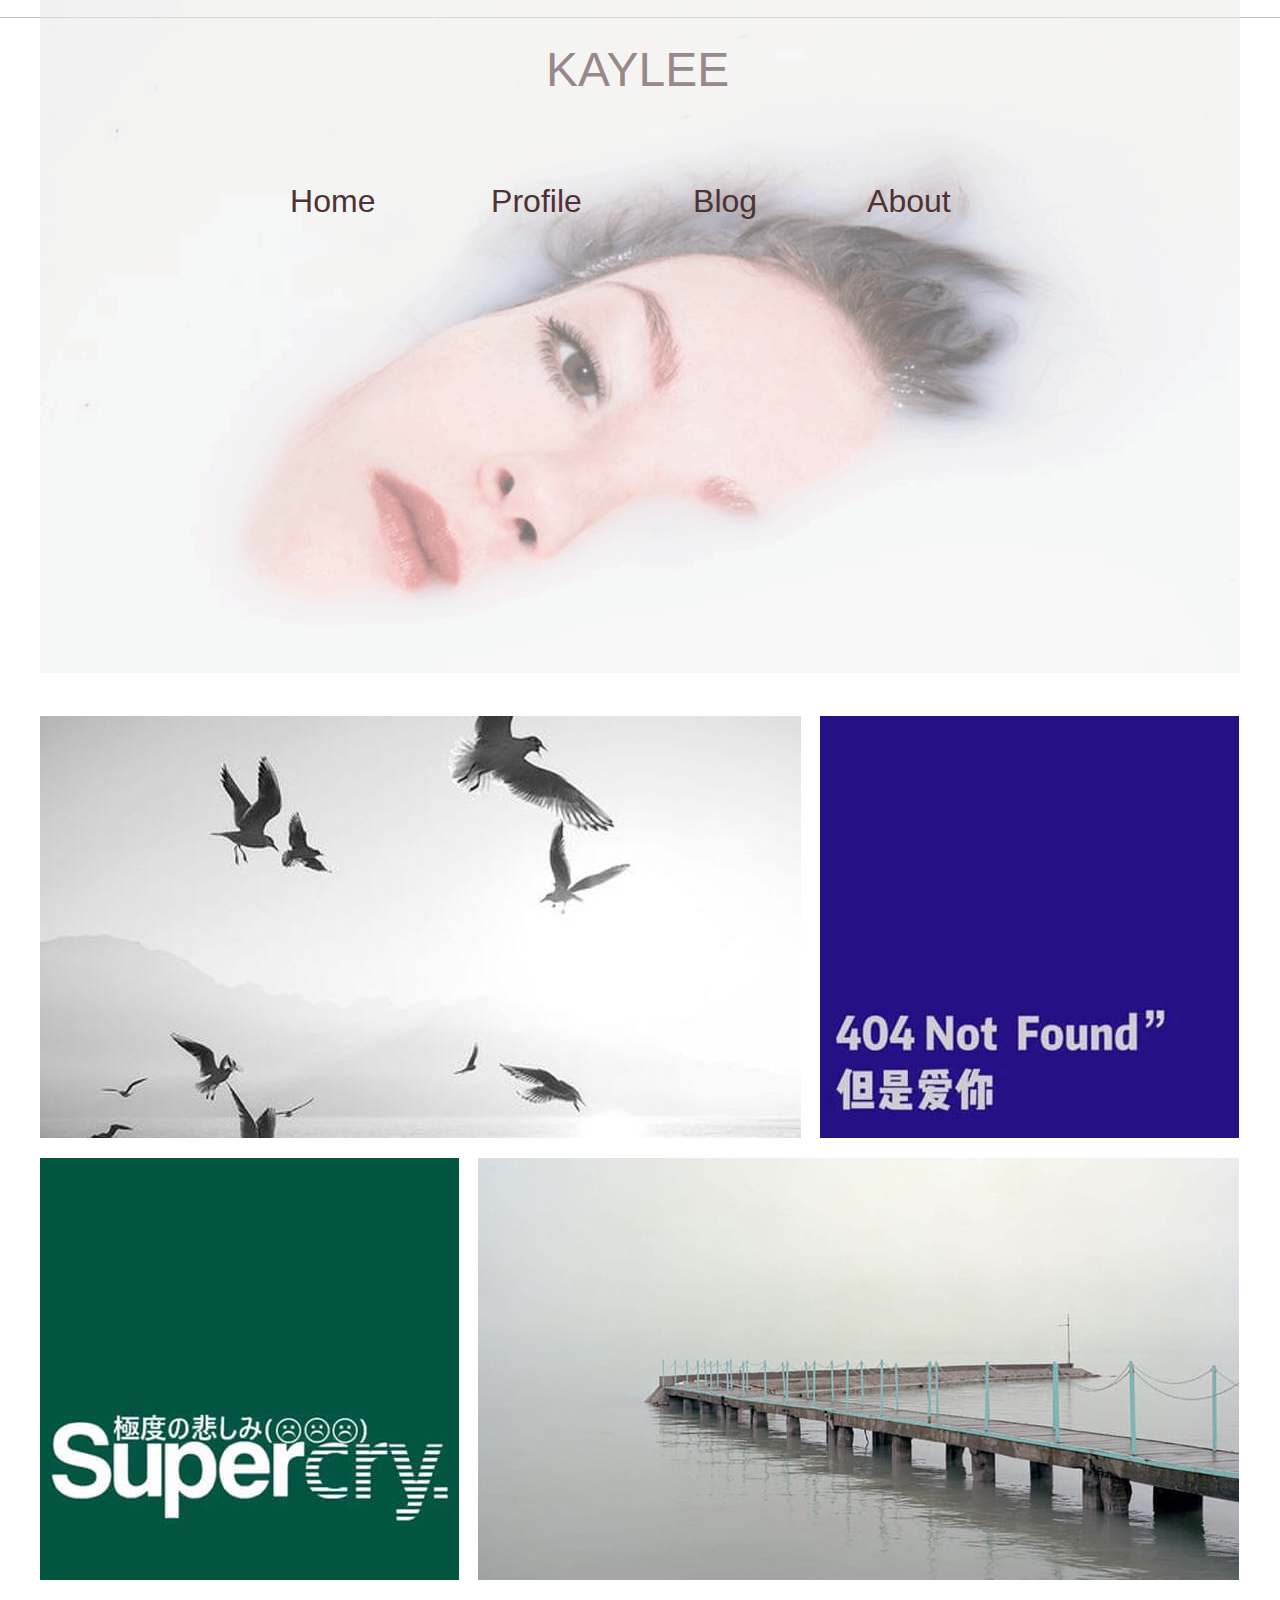
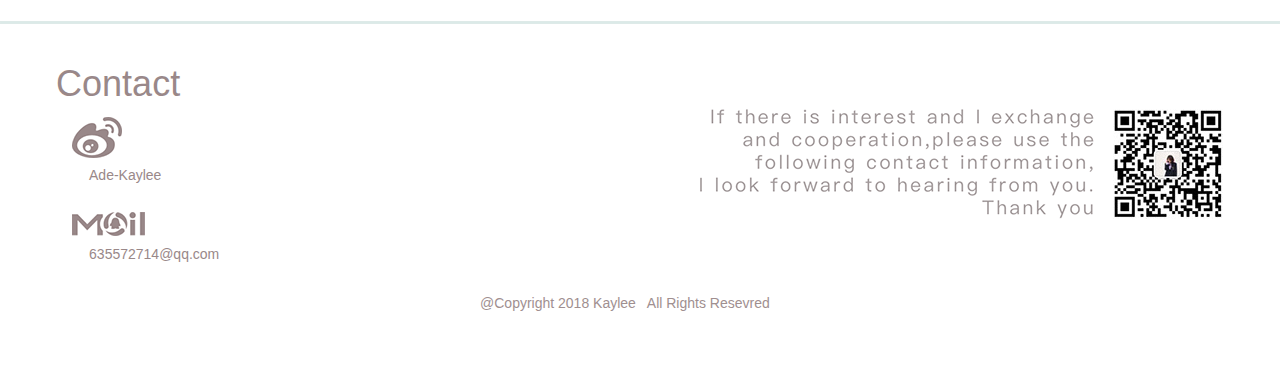
<file: index.html>
<!DOCTYPE html>
<html class="nojs html css_verticalspacer" lang="zh-CN">
 <head>

  <meta http-equiv="Content-type" content="text/html;charset=UTF-8"/>
  <meta name="generator" content="2018.1.0.386"/>
  <meta name="viewport" content="width=device-width, initial-scale=1.0"/>
  
  <script type="text/javascript">
   // Update the 'nojs'/'js' class on the html node
document.documentElement.className = document.documentElement.className.replace(/\bnojs\b/g, 'js');

// Check that all required assets are uploaded and up-to-date
if(typeof Muse == "undefined") window.Muse = {}; window.Muse.assets = {"required":["museutils.js", "museconfig.js", "jquery.watch.js", "jquery.museresponsive.js", "require.js", "index.css"], "outOfDate":[]};
</script>
  
  <title>404 Not Found</title>
  <!-- CSS -->
  <link rel="stylesheet" type="text/css" href="css/site_global.css?crc=444006867"/>
  <link rel="stylesheet" type="text/css" href="css/index.css?crc=304849922" id="pagesheet"/>
  <!-- IE-only CSS -->
  <!--[if lt IE 9]>
  <link rel="stylesheet" type="text/css" href="css/nomq_index.css?crc=247601224" id="nomq_pagesheet"/>
  <![endif]-->
   </head>
 <body>

  <div class="breakpoint active" id="bp_infinity" data-min-width="1001"><!-- responsive breakpoint node -->
   <div class="clearfix borderbox" id="page"><!-- column -->
    <div class="position_content" id="page_position_content">
     <div class="clearfix colelem" id="pu104"><!-- group -->
      <div class="clip_frame grpelem" id="u104"><!-- image -->
       <img class="block temp_no_img_src" id="u104_img" data-orig-src="images/line%402x.jpg?crc=3844577122" alt="" data-heightwidthratio="0.0004068348250610252" data-image-width="2458" data-image-height="1" src="images/blank.gif?crc=4208392903"/>
      </div>
      <div class="clip_frame grpelem" id="u484"><!-- image -->
       <img class="block temp_no_img_src" id="u484_img" data-orig-src="images/background-title%402x-crop-u484.png?crc=93838605" data-hidpi-src="images/background-title%402x-crop-u484_2x.png?crc=3963383952" alt="" data-heightwidthratio="0.5616666666666666" data-image-width="1200" data-image-height="674" src="images/blank.gif?crc=4208392903"/>
      </div>
      <a class="nonblock nontext MuseLinkActive clearfix grpelem shared_content" id="u506-4" href="index.html" data-content-guid="u506-4_content"><!-- content --><p id="u506-2">Home</p></a>
      <a class="nonblock nontext clearfix grpelem shared_content" id="u509-4" href="profile.html" target="_blank" data-content-guid="u509-4_content"><!-- content --><p id="u509-2">Profile</p></a>
      <a class="nonblock nontext clearfix grpelem shared_content" id="u512-4" href="blogabout.html" target="_blank" data-content-guid="u512-4_content"><!-- content --><p id="u512-2">Blog</p></a>
      <a class="nonblock nontext clearfix grpelem shared_content" id="u515-4" href="blogabout.html" target="_blank" data-content-guid="u515-4_content"><!-- content --><p id="u515-2">About</p></a>
      <div class="clearfix grpelem shared_content" id="u708-4" data-content-guid="u708-4_content"><!-- content -->
       <p>KAYLEE</p>
      </div>
     </div>
     <div class="clearfix colelem" id="pu1725"><!-- group -->
      <div class="clip_frame grpelem" id="u1725"><!-- image -->
       <img class="block temp_no_img_src" id="u1725_img" data-orig-src="images/picture-1%402x.jpg?crc=254031932" alt="" data-heightwidthratio="0.5545335085413929" data-image-width="761" data-image-height="422" src="images/blank.gif?crc=4208392903"/>
      </div>
      <div class="clip_frame grpelem" id="u142"><!-- image -->
       <img class="block temp_no_img_src" id="u142_img" data-orig-src="images/picture3%402x.jpg?crc=4046416524" alt="" data-heightwidthratio="1.0071599045346062" data-image-width="419" data-image-height="422" src="images/blank.gif?crc=4208392903"/>
      </div>
     </div>
     <div class="clearfix colelem" id="pu1743"><!-- group -->
      <div class="clip_frame grpelem" id="u1743"><!-- image -->
       <img class="block temp_no_img_src" id="u1743_img" data-orig-src="images/picture-2%402x.jpg?crc=4199456252" alt="" data-heightwidthratio="1.0071599045346062" data-image-width="419" data-image-height="422" src="images/blank.gif?crc=4208392903"/>
      </div>
      <div class="clip_frame grpelem" id="u149"><!-- image -->
       <img class="block temp_no_img_src" id="u149_img" data-orig-src="images/picture4%402x.jpg?crc=471385729" alt="" data-heightwidthratio="0.5545335085413929" data-image-width="761" data-image-height="422" src="images/blank.gif?crc=4208392903"/>
      </div>
     </div>
     <div class="browser_width colelem shared_content" id="u518-bw" data-content-guid="u518-bw_content">
      <div id="u518"><!-- simple frame --></div>
     </div>
     <div class="clearfix colelem shared_content" id="u521-4" data-content-guid="u521-4_content"><!-- content -->
      <p id="u521-2">Contact</p>
     </div>
     <div class="clearfix colelem" id="ppu524"><!-- group -->
      <div class="clearfix grpelem" id="pu524"><!-- column -->
       <div class="clip_frame colelem" id="u524"><!-- image -->
        <img class="block temp_no_img_src" id="u524_img" data-orig-src="images/weibo%402x.png?crc=504803135" alt="" data-heightwidthratio="0.82" data-image-width="50" data-image-height="41" src="images/blank.gif?crc=4208392903"/>
       </div>
       <div class="clearfix colelem shared_content" id="u534-4" data-content-guid="u534-4_content"><!-- content -->
        <p>Ade-Kaylee</p>
       </div>
      </div>
      <div class="clip_frame grpelem" id="u550"><!-- image -->
       <img class="block temp_no_img_src" id="u550_img" data-orig-src="images/words%402x.png?crc=4189970733" alt="" data-heightwidthratio="0.27848101265822783" data-image-width="395" data-image-height="110" src="images/blank.gif?crc=4208392903"/>
      </div>
      <div class="clip_frame grpelem" id="u560"><!-- image -->
       <img class="block temp_no_img_src" id="u560_img" data-orig-src="images/wechat%402x.jpg?crc=257564310" alt="" data-heightwidthratio="1" data-image-width="110" data-image-height="110" src="images/blank.gif?crc=4208392903"/>
      </div>
     </div>
     <div class="clip_frame colelem" id="u537"><!-- image -->
      <img class="block temp_no_img_src" id="u537_img" data-orig-src="images/mail%402x.png?crc=3947330730" alt="" data-heightwidthratio="0.3287671232876712" data-image-width="73" data-image-height="24" src="images/blank.gif?crc=4208392903"/>
     </div>
     <div class="clearfix colelem shared_content" id="u547-4" data-content-guid="u547-4_content"><!-- content -->
      <p><span id="u547">635572714@qq.com</span></p>
     </div>
     <div class="clearfix colelem shared_content" id="u570-4" data-content-guid="u570-4_content"><!-- content -->
      <p><span id="u570">@Copyright 2018 Kaylee&nbsp;&nbsp; All Rights Resevred</span></p>
     </div>
     <div class="verticalspacer" data-offset-top="1911" data-content-above-spacer="1910" data-content-below-spacer="61" data-sizePolicy="fixed" data-pintopage="page_fixedLeft"></div>
    </div>
   </div>
  </div>
  <div class="breakpoint" id="bp_1000" data-min-width="769" data-max-width="1000"><!-- responsive breakpoint node -->
   <div class="clearfix borderbox temp_no_id" data-orig-id="page"><!-- column -->
    <div class="position_content temp_no_id" data-orig-id="page_position_content">
     <div class="clearfix colelem temp_no_id" data-orig-id="pu104"><!-- group -->
      <div class="clip_frame grpelem temp_no_id" data-orig-id="u104"><!-- image -->
       <img class="block temp_no_id temp_no_img_src" data-orig-src="images/line%402x.jpg?crc=3844577122" alt="" data-heightwidthratio="0.00048828125" data-image-width="2048" data-image-height="1" data-orig-id="u104_img" src="images/blank.gif?crc=4208392903"/>
      </div>
      <div class="clip_frame grpelem temp_no_id" data-orig-id="u484"><!-- image -->
       <img class="block temp_no_id temp_no_img_src" data-orig-src="images/background-title%402x-crop-u4842.png?crc=4052484861" data-hidpi-src="images/background-title%402x-crop-u484_2x2.png?crc=3970731861" alt="" data-heightwidthratio="0.561" data-image-width="1000" data-image-height="561" data-orig-id="u484_img" src="images/blank.gif?crc=4208392903"/>
      </div>
      <span class="nonblock nontext MuseLinkActive clearfix grpelem placeholder" data-placeholder-for="u506-4_content"><!-- placeholder node --></span>
      <span class="nonblock nontext clearfix grpelem placeholder" data-placeholder-for="u509-4_content"><!-- placeholder node --></span>
      <span class="nonblock nontext clearfix grpelem placeholder" data-placeholder-for="u512-4_content"><!-- placeholder node --></span>
      <span class="nonblock nontext clearfix grpelem placeholder" data-placeholder-for="u515-4_content"><!-- placeholder node --></span>
      <span class="clearfix grpelem placeholder" data-placeholder-for="u708-4_content"><!-- placeholder node --></span>
     </div>
     <div class="clearfix colelem temp_no_id" data-orig-id="pu1725"><!-- group -->
      <div class="clip_frame grpelem temp_no_id" data-orig-id="u1725"><!-- image -->
       <img class="block temp_no_id temp_no_img_src" data-orig-src="images/picture-1%402x634x352.jpg?crc=3892264485" alt="" data-heightwidthratio="0.555205047318612" data-image-width="634" data-image-height="352" data-orig-id="u1725_img" src="images/blank.gif?crc=4208392903"/>
      </div>
      <div class="clip_frame grpelem temp_no_id" data-orig-id="u142"><!-- image -->
       <img class="block temp_no_id temp_no_img_src" data-orig-src="images/picture3%402x349x352.jpg?crc=4059696298" alt="" data-heightwidthratio="1.008595988538682" data-image-width="349" data-image-height="352" data-orig-id="u142_img" src="images/blank.gif?crc=4208392903"/>
      </div>
     </div>
     <div class="clearfix colelem temp_no_id" data-orig-id="pu1743"><!-- group -->
      <div class="clip_frame grpelem temp_no_id" data-orig-id="u1743"><!-- image -->
       <img class="block temp_no_id temp_no_img_src" data-orig-src="images/picture-2%402x349x352.jpg?crc=4089724606" alt="" data-heightwidthratio="1.008595988538682" data-image-width="349" data-image-height="352" data-orig-id="u1743_img" src="images/blank.gif?crc=4208392903"/>
      </div>
      <div class="clip_frame grpelem temp_no_id" data-orig-id="u149"><!-- image -->
       <img class="block temp_no_id temp_no_img_src" data-orig-src="images/picture4%402x634x352.jpg?crc=4125273352" alt="" data-heightwidthratio="0.555205047318612" data-image-width="634" data-image-height="352" data-orig-id="u149_img" src="images/blank.gif?crc=4208392903"/>
      </div>
     </div>
     <span class="browser_width colelem placeholder" data-placeholder-for="u518-bw_content"><!-- placeholder node --></span>
     <div class="clearfix colelem" id="ppu521-4"><!-- group -->
      <div class="clearfix grpelem" id="pu521-4"><!-- column -->
       <span class="clearfix colelem placeholder" data-placeholder-for="u521-4_content"><!-- placeholder node --></span>
       <div class="clip_frame colelem temp_no_id" data-orig-id="u524"><!-- image -->
        <img class="block temp_no_id temp_no_img_src" data-orig-src="images/weibo%402x42x34.png?crc=4040422059" alt="" data-heightwidthratio="0.8095238095238095" data-image-width="42" data-image-height="34" data-orig-id="u524_img" src="images/blank.gif?crc=4208392903"/>
       </div>
       <span class="clearfix colelem placeholder" data-placeholder-for="u534-4_content"><!-- placeholder node --></span>
      </div>
      <div class="clip_frame grpelem temp_no_id" data-orig-id="u550"><!-- image -->
       <img class="block temp_no_id temp_no_img_src" data-orig-src="images/words%402x329x92.png?crc=157839392" alt="" data-heightwidthratio="0.2796352583586626" data-image-width="329" data-image-height="92" data-orig-id="u550_img" src="images/blank.gif?crc=4208392903"/>
      </div>
      <div class="clip_frame grpelem temp_no_id" data-orig-id="u560"><!-- image -->
       <img class="block temp_no_id temp_no_img_src" data-orig-src="images/wechat%402x92x92.jpg?crc=353919262" alt="" data-heightwidthratio="1" data-image-width="92" data-image-height="92" data-orig-id="u560_img" src="images/blank.gif?crc=4208392903"/>
      </div>
     </div>
     <div class="clip_frame colelem temp_no_id" data-orig-id="u537"><!-- image -->
      <img class="block temp_no_id temp_no_img_src" data-orig-src="images/mail%402x61x20.png?crc=64696942" alt="" data-heightwidthratio="0.32786885245901637" data-image-width="61" data-image-height="20" data-orig-id="u537_img" src="images/blank.gif?crc=4208392903"/>
     </div>
     <span class="clearfix colelem placeholder" data-placeholder-for="u547-4_content"><!-- placeholder node --></span>
     <span class="clearfix colelem placeholder" data-placeholder-for="u570-4_content"><!-- placeholder node --></span>
     <div class="verticalspacer" data-offset-top="1635" data-content-above-spacer="1635" data-content-below-spacer="94" data-sizePolicy="fixed" data-pintopage="page_fixedLeft"></div>
    </div>
   </div>
  </div>
  <div class="breakpoint" id="bp_768" data-min-width="641" data-max-width="768"><!-- responsive breakpoint node -->
   <div class="clearfix borderbox temp_no_id" data-orig-id="page"><!-- column -->
    <div class="position_content temp_no_id" data-orig-id="page_position_content">
     <div class="clearfix colelem temp_no_id" data-orig-id="pu104"><!-- group -->
      <div class="clip_frame grpelem temp_no_id" data-orig-id="u104"><!-- image -->
       <img class="block temp_no_id temp_no_img_src" data-orig-src="images/line%402x.jpg?crc=3844577122" alt="" data-heightwidthratio="0.0006357279084551812" data-image-width="1573" data-image-height="1" data-orig-id="u104_img" src="images/blank.gif?crc=4208392903"/>
      </div>
      <div class="clip_frame grpelem temp_no_id" data-orig-id="u484"><!-- image -->
       <img class="block temp_no_id temp_no_img_src" data-orig-src="images/background-title%402x-crop-u4843.png?crc=184801262" data-hidpi-src="images/background-title%402x-crop-u484_2x3.png?crc=319786143" alt="" data-heightwidthratio="0.5611979166666666" data-image-width="768" data-image-height="431" data-orig-id="u484_img" src="images/blank.gif?crc=4208392903"/>
      </div>
      <span class="nonblock nontext MuseLinkActive clearfix grpelem placeholder" data-placeholder-for="u506-4_content"><!-- placeholder node --></span>
      <span class="nonblock nontext clearfix grpelem placeholder" data-placeholder-for="u509-4_content"><!-- placeholder node --></span>
      <span class="nonblock nontext clearfix grpelem placeholder" data-placeholder-for="u512-4_content"><!-- placeholder node --></span>
      <span class="nonblock nontext clearfix grpelem placeholder" data-placeholder-for="u515-4_content"><!-- placeholder node --></span>
      <span class="clearfix grpelem placeholder" data-placeholder-for="u708-4_content"><!-- placeholder node --></span>
     </div>
     <div class="clearfix colelem temp_no_id" data-orig-id="pu1725"><!-- group -->
      <div class="clip_frame grpelem temp_no_id" data-orig-id="u1725"><!-- image -->
       <img class="block temp_no_id temp_no_img_src" data-orig-src="images/picture-1%402x487x271.jpg?crc=3891674646" alt="" data-heightwidthratio="0.5544147843942505" data-image-width="487" data-image-height="270" data-orig-id="u1725_img" src="images/blank.gif?crc=4208392903"/>
      </div>
      <div class="clip_frame grpelem temp_no_id" data-orig-id="u142"><!-- image -->
       <img class="block temp_no_id temp_no_img_src" data-orig-src="images/picture3%402x269x271.jpg?crc=4221541477" alt="" data-heightwidthratio="1.007462686567164" data-image-width="268" data-image-height="270" data-orig-id="u142_img" src="images/blank.gif?crc=4208392903"/>
      </div>
     </div>
     <div class="clearfix colelem temp_no_id" data-orig-id="pu1743"><!-- group -->
      <div class="clip_frame grpelem temp_no_id" data-orig-id="u1743"><!-- image -->
       <img class="block temp_no_id temp_no_img_src" data-orig-src="images/picture-2%402x269x271.jpg?crc=228225610" alt="" data-heightwidthratio="1.007462686567164" data-image-width="268" data-image-height="270" data-orig-id="u1743_img" src="images/blank.gif?crc=4208392903"/>
      </div>
      <div class="clip_frame grpelem temp_no_id" data-orig-id="u149"><!-- image -->
       <img class="block temp_no_id temp_no_img_src" data-orig-src="images/picture4%402x487x271.jpg?crc=425763962" alt="" data-heightwidthratio="0.5544147843942505" data-image-width="487" data-image-height="270" data-orig-id="u149_img" src="images/blank.gif?crc=4208392903"/>
      </div>
     </div>
     <span class="browser_width colelem placeholder" data-placeholder-for="u518-bw_content"><!-- placeholder node --></span>
     <span class="clearfix colelem placeholder" data-placeholder-for="u521-4_content"><!-- placeholder node --></span>
     <div class="clearfix colelem temp_no_id" data-orig-id="ppu524"><!-- group -->
      <div class="clearfix grpelem temp_no_id" data-orig-id="pu524"><!-- column -->
       <div class="clip_frame colelem temp_no_id" data-orig-id="u524"><!-- image -->
        <img class="block temp_no_id temp_no_img_src" data-orig-src="images/weibo%402x33x27.png?crc=3950187741" alt="" data-heightwidthratio="0.8125" data-image-width="32" data-image-height="26" data-orig-id="u524_img" src="images/blank.gif?crc=4208392903"/>
       </div>
       <div class="clearfix colelem" id="pu534-4"><!-- group -->
        <span class="clearfix grpelem placeholder" data-placeholder-for="u534-4_content"><!-- placeholder node --></span>
        <div class="clip_frame grpelem temp_no_id" data-orig-id="u537"><!-- image -->
         <img class="block temp_no_id temp_no_img_src" data-orig-src="images/mail%402x47x16.png?crc=417326894" alt="" data-heightwidthratio="0.3191489361702128" data-image-width="47" data-image-height="15" data-orig-id="u537_img" src="images/blank.gif?crc=4208392903"/>
        </div>
       </div>
      </div>
      <div class="clip_frame grpelem temp_no_id" data-orig-id="u550"><!-- image -->
       <img class="block temp_no_id temp_no_img_src" data-orig-src="images/words%402x253x71.png?crc=3841160086" alt="" data-heightwidthratio="0.28063241106719367" data-image-width="253" data-image-height="71" data-orig-id="u550_img" src="images/blank.gif?crc=4208392903"/>
      </div>
      <div class="clip_frame grpelem temp_no_id" data-orig-id="u560"><!-- image -->
       <img class="block temp_no_id temp_no_img_src" data-orig-src="images/wechat%402x71x71.jpg?crc=4038463215" alt="" data-heightwidthratio="1" data-image-width="71" data-image-height="71" data-orig-id="u560_img" src="images/blank.gif?crc=4208392903"/>
      </div>
     </div>
     <span class="clearfix colelem placeholder" data-placeholder-for="u547-4_content"><!-- placeholder node --></span>
     <span class="clearfix colelem placeholder" data-placeholder-for="u570-4_content"><!-- placeholder node --></span>
     <div class="verticalspacer" data-offset-top="1391" data-content-above-spacer="1391" data-content-below-spacer="87" data-sizePolicy="fixed" data-pintopage="page_fixedLeft"></div>
    </div>
   </div>
  </div>
  <div class="breakpoint" id="bp_640" data-min-width="481" data-max-width="640"><!-- responsive breakpoint node -->
   <div class="clearfix borderbox temp_no_id" data-orig-id="page"><!-- column -->
    <div class="position_content temp_no_id" data-orig-id="page_position_content">
     <div class="clearfix colelem temp_no_id" data-orig-id="pu104"><!-- group -->
      <div class="clip_frame grpelem temp_no_id" data-orig-id="u104"><!-- image -->
       <img class="block temp_no_id temp_no_img_src" data-orig-src="images/line%402x.jpg?crc=3844577122" alt="" data-heightwidthratio="0.0007627765064836003" data-image-width="1311" data-image-height="1" data-orig-id="u104_img" src="images/blank.gif?crc=4208392903"/>
      </div>
      <div class="clip_frame grpelem temp_no_id" data-orig-id="u484"><!-- image -->
       <img class="block temp_no_id temp_no_img_src" data-orig-src="images/background-title%402x-crop-u4844.png?crc=3957014057" data-hidpi-src="images/background-title%402x-crop-u484_2x4.png?crc=4115324222" alt="" data-heightwidthratio="0.5625" data-image-width="640" data-image-height="360" data-orig-id="u484_img" src="images/blank.gif?crc=4208392903"/>
      </div>
      <span class="nonblock nontext MuseLinkActive clearfix grpelem placeholder" data-placeholder-for="u506-4_content"><!-- placeholder node --></span>
      <span class="nonblock nontext clearfix grpelem placeholder" data-placeholder-for="u509-4_content"><!-- placeholder node --></span>
      <span class="nonblock nontext clearfix grpelem placeholder" data-placeholder-for="u512-4_content"><!-- placeholder node --></span>
      <span class="nonblock nontext clearfix grpelem placeholder" data-placeholder-for="u515-4_content"><!-- placeholder node --></span>
      <span class="clearfix grpelem placeholder" data-placeholder-for="u708-4_content"><!-- placeholder node --></span>
     </div>
     <div class="clearfix colelem temp_no_id" data-orig-id="pu1725"><!-- group -->
      <div class="clip_frame grpelem temp_no_id" data-orig-id="u1725"><!-- image -->
       <img class="block temp_no_id temp_no_img_src" data-orig-src="images/picture-1%402x406x226.jpg?crc=526056399" alt="" data-heightwidthratio="0.5541871921182266" data-image-width="406" data-image-height="225" data-orig-id="u1725_img" src="images/blank.gif?crc=4208392903"/>
      </div>
      <div class="clip_frame grpelem temp_no_id" data-orig-id="u142"><!-- image -->
       <img class="block temp_no_id temp_no_img_src" data-orig-src="images/picture3%402x224x226.jpg?crc=480628325" alt="" data-heightwidthratio="1.0089686098654709" data-image-width="223" data-image-height="225" data-orig-id="u142_img" src="images/blank.gif?crc=4208392903"/>
      </div>
     </div>
     <div class="clearfix colelem temp_no_id" data-orig-id="pu1743"><!-- group -->
      <div class="clip_frame grpelem temp_no_id" data-orig-id="u1743"><!-- image -->
       <img class="block temp_no_id temp_no_img_src" data-orig-src="images/picture-2%402x224x226.jpg?crc=325800531" alt="" data-heightwidthratio="1.0089686098654709" data-image-width="223" data-image-height="225" data-orig-id="u1743_img" src="images/blank.gif?crc=4208392903"/>
      </div>
      <div class="clip_frame grpelem temp_no_id" data-orig-id="u149"><!-- image -->
       <img class="block temp_no_id temp_no_img_src" data-orig-src="images/picture4%402x406x226.jpg?crc=4047561436" alt="" data-heightwidthratio="0.5541871921182266" data-image-width="406" data-image-height="225" data-orig-id="u149_img" src="images/blank.gif?crc=4208392903"/>
      </div>
     </div>
     <span class="browser_width colelem placeholder" data-placeholder-for="u518-bw_content"><!-- placeholder node --></span>
     <div class="clearfix colelem temp_no_id" data-orig-id="pu521-4"><!-- group -->
      <span class="clearfix grpelem placeholder" data-placeholder-for="u521-4_content"><!-- placeholder node --></span>
      <div class="clip_frame grpelem temp_no_id" data-orig-id="u524"><!-- image -->
       <img class="block temp_no_id temp_no_img_src" data-orig-src="images/weibo%402x27x22.png?crc=373049701" alt="" data-heightwidthratio="0.8148148148148148" data-image-width="27" data-image-height="22" data-orig-id="u524_img" src="images/blank.gif?crc=4208392903"/>
      </div>
      <span class="clearfix grpelem placeholder" data-placeholder-for="u534-4_content"><!-- placeholder node --></span>
      <div class="clip_frame grpelem temp_no_id" data-orig-id="u537"><!-- image -->
       <img class="block temp_no_id temp_no_img_src" data-orig-src="images/mail%402x40x13.png?crc=4127734754" alt="" data-heightwidthratio="0.3333333333333333" data-image-width="39" data-image-height="13" data-orig-id="u537_img" src="images/blank.gif?crc=4208392903"/>
      </div>
      <div class="clip_frame grpelem temp_no_id" data-orig-id="u550"><!-- image -->
       <img class="block temp_no_id temp_no_img_src" data-orig-src="images/words%402x211x59.png?crc=300476430" alt="" data-heightwidthratio="0.2796208530805687" data-image-width="211" data-image-height="59" data-orig-id="u550_img" src="images/blank.gif?crc=4208392903"/>
      </div>
      <div class="clip_frame grpelem temp_no_id" data-orig-id="u560"><!-- image -->
       <img class="block temp_no_id temp_no_img_src" data-orig-src="images/wechat%402x59x59.jpg?crc=1625262" alt="" data-heightwidthratio="1" data-image-width="59" data-image-height="59" data-orig-id="u560_img" src="images/blank.gif?crc=4208392903"/>
      </div>
     </div>
     <span class="clearfix colelem placeholder" data-placeholder-for="u547-4_content"><!-- placeholder node --></span>
     <span class="clearfix colelem placeholder" data-placeholder-for="u570-4_content"><!-- placeholder node --></span>
     <div class="verticalspacer" data-offset-top="1175" data-content-above-spacer="1175" data-content-below-spacer="61" data-sizePolicy="fixed" data-pintopage="page_fixedLeft"></div>
    </div>
   </div>
  </div>
  <div class="breakpoint" id="bp_480" data-max-width="480"><!-- responsive breakpoint node -->
   <div class="clearfix borderbox temp_no_id" data-orig-id="page"><!-- column -->
    <div class="position_content temp_no_id" data-orig-id="page_position_content">
     <div class="clearfix colelem temp_no_id" data-orig-id="pu104"><!-- group -->
      <div class="clip_frame grpelem temp_no_id" data-orig-id="u104"><!-- image -->
       <img class="block temp_no_id temp_no_img_src" data-orig-src="images/line%402x.jpg?crc=3844577122" alt="" data-heightwidthratio="0.001017293997965412" data-image-width="983" data-image-height="1" data-orig-id="u104_img" src="images/blank.gif?crc=4208392903"/>
      </div>
      <div class="clip_frame grpelem temp_no_id" data-orig-id="u484"><!-- image -->
       <img class="block temp_no_id temp_no_img_src" data-orig-src="images/background-title%402x-crop-u4845.png?crc=3958825100" data-hidpi-src="images/background-title%402x-crop-u484_2x5.png?crc=53836247" alt="" data-heightwidthratio="0.5625" data-image-width="480" data-image-height="270" data-orig-id="u484_img" src="images/blank.gif?crc=4208392903"/>
      </div>
      <span class="nonblock nontext MuseLinkActive clearfix grpelem placeholder" data-placeholder-for="u506-4_content"><!-- placeholder node --></span>
      <span class="nonblock nontext clearfix grpelem placeholder" data-placeholder-for="u509-4_content"><!-- placeholder node --></span>
      <span class="nonblock nontext clearfix grpelem placeholder" data-placeholder-for="u512-4_content"><!-- placeholder node --></span>
      <span class="nonblock nontext clearfix grpelem placeholder" data-placeholder-for="u515-4_content"><!-- placeholder node --></span>
      <span class="clearfix grpelem placeholder" data-placeholder-for="u708-4_content"><!-- placeholder node --></span>
     </div>
     <div class="clearfix colelem temp_no_id" data-orig-id="pu1725"><!-- group -->
      <div class="clip_frame grpelem temp_no_id" data-orig-id="u1725"><!-- image -->
       <img class="block temp_no_id temp_no_img_src" data-orig-src="images/picture-1%402x305x169.jpg?crc=3946601629" alt="" data-heightwidthratio="0.555921052631579" data-image-width="304" data-image-height="169" data-orig-id="u1725_img" src="images/blank.gif?crc=4208392903"/>
      </div>
      <div class="clip_frame grpelem temp_no_id" data-orig-id="u142"><!-- image -->
       <img class="block temp_no_id temp_no_img_src" data-orig-src="images/picture3%402x168x169.jpg?crc=164276158" alt="" data-heightwidthratio="1.005952380952381" data-image-width="168" data-image-height="169" data-orig-id="u142_img" src="images/blank.gif?crc=4208392903"/>
      </div>
     </div>
     <div class="clearfix colelem temp_no_id" data-orig-id="pu1743"><!-- group -->
      <div class="clip_frame grpelem temp_no_id" data-orig-id="u1743"><!-- image -->
       <img class="block temp_no_id temp_no_img_src" data-orig-src="images/picture-2%402x168x169.jpg?crc=346311858" alt="" data-heightwidthratio="1.005952380952381" data-image-width="168" data-image-height="169" data-orig-id="u1743_img" src="images/blank.gif?crc=4208392903"/>
      </div>
      <div class="clip_frame grpelem temp_no_id" data-orig-id="u149"><!-- image -->
       <img class="block temp_no_id temp_no_img_src" data-orig-src="images/picture4%402x305x169.jpg?crc=4024488068" alt="" data-heightwidthratio="0.555921052631579" data-image-width="304" data-image-height="169" data-orig-id="u149_img" src="images/blank.gif?crc=4208392903"/>
      </div>
     </div>
     <span class="browser_width colelem placeholder" data-placeholder-for="u518-bw_content"><!-- placeholder node --></span>
     <div class="clearfix colelem temp_no_id" data-orig-id="pu521-4"><!-- group -->
      <span class="clearfix grpelem placeholder" data-placeholder-for="u521-4_content"><!-- placeholder node --></span>
      <div class="clip_frame grpelem temp_no_id" data-orig-id="u524"><!-- image -->
       <img class="block temp_no_id temp_no_img_src" data-orig-src="images/weibo%402x21x17.png?crc=3978152134" alt="" data-heightwidthratio="0.8" data-image-width="20" data-image-height="16" data-orig-id="u524_img" src="images/blank.gif?crc=4208392903"/>
      </div>
      <span class="clearfix grpelem placeholder" data-placeholder-for="u534-4_content"><!-- placeholder node --></span>
      <div class="clip_frame grpelem temp_no_id" data-orig-id="u537"><!-- image -->
       <img class="block temp_no_id temp_no_img_src" data-orig-src="images/mail%402x30x10.png?crc=4014466565" alt="" data-heightwidthratio="0.3448275862068966" data-image-width="29" data-image-height="10" data-orig-id="u537_img" src="images/blank.gif?crc=4208392903"/>
      </div>
      <span class="clearfix grpelem placeholder" data-placeholder-for="u547-4_content"><!-- placeholder node --></span>
      <div class="clip_frame grpelem temp_no_id" data-orig-id="u550"><!-- image -->
       <img class="block temp_no_id temp_no_img_src" data-orig-src="images/words%402x158x45.png?crc=4102517458" alt="" data-heightwidthratio="0.27848101265822783" data-image-width="158" data-image-height="44" data-orig-id="u550_img" src="images/blank.gif?crc=4208392903"/>
      </div>
      <div class="clip_frame grpelem temp_no_id" data-orig-id="u560"><!-- image -->
       <img class="block temp_no_id temp_no_img_src" data-orig-src="images/wechat%402x45x45.jpg?crc=4214024430" alt="" data-heightwidthratio="1" data-image-width="44" data-image-height="44" data-orig-id="u560_img" src="images/blank.gif?crc=4208392903"/>
      </div>
     </div>
     <span class="clearfix colelem placeholder" data-placeholder-for="u570-4_content"><!-- placeholder node --></span>
     <div class="verticalspacer" data-offset-top="881" data-content-above-spacer="881" data-content-below-spacer="61" data-sizePolicy="fixed" data-pintopage="page_fixedLeft"></div>
    </div>
   </div>
  </div>
  <!-- Other scripts -->
  <script type="text/javascript">
   // Decide whether to suppress missing file error or not based on preference setting
var suppressMissingFileError = false
</script>
  <script type="text/javascript">
   window.Muse.assets.check=function(c){if(!window.Muse.assets.checked){window.Muse.assets.checked=!0;var b={},d=function(a,b){if(window.getComputedStyle){var c=window.getComputedStyle(a,null);return c&&c.getPropertyValue(b)||c&&c[b]||""}if(document.documentElement.currentStyle)return(c=a.currentStyle)&&c[b]||a.style&&a.style[b]||"";return""},a=function(a){if(a.match(/^rgb/))return a=a.replace(/\s+/g,"").match(/([\d\,]+)/gi)[0].split(","),(parseInt(a[0])<<16)+(parseInt(a[1])<<8)+parseInt(a[2]);if(a.match(/^\#/))return parseInt(a.substr(1),
16);return 0},f=function(f){for(var g=document.getElementsByTagName("link"),j=0;j<g.length;j++)if("text/css"==g[j].type){var l=(g[j].href||"").match(/\/?css\/([\w\-]+\.css)\?crc=(\d+)/);if(!l||!l[1]||!l[2])break;b[l[1]]=l[2]}g=document.createElement("div");g.className="version";g.style.cssText="display:none; width:1px; height:1px;";document.getElementsByTagName("body")[0].appendChild(g);for(j=0;j<Muse.assets.required.length;){var l=Muse.assets.required[j],k=l.match(/([\w\-\.]+)\.(\w+)$/),i=k&&k[1]?
k[1]:null,k=k&&k[2]?k[2]:null;switch(k.toLowerCase()){case "css":i=i.replace(/\W/gi,"_").replace(/^([^a-z])/gi,"_$1");g.className+=" "+i;i=a(d(g,"color"));k=a(d(g,"backgroundColor"));i!=0||k!=0?(Muse.assets.required.splice(j,1),"undefined"!=typeof b[l]&&(i!=b[l]>>>24||k!=(b[l]&16777215))&&Muse.assets.outOfDate.push(l)):j++;g.className="version";break;case "js":j++;break;default:throw Error("Unsupported file type: "+k);}}c?c().jquery!="1.8.3"&&Muse.assets.outOfDate.push("jquery-1.8.3.min.js"):Muse.assets.required.push("jquery-1.8.3.min.js");
g.parentNode.removeChild(g);if(Muse.assets.outOfDate.length||Muse.assets.required.length)g="服务器上的某些文件可能缺失或不正确。请在清除浏览器高速缓存后重试。如果问题仍然存在，请联系网站作者。",f&&Muse.assets.outOfDate.length&&(g+="\nOut of date: "+Muse.assets.outOfDate.join(",")),f&&Muse.assets.required.length&&(g+="\nMissing: "+Muse.assets.required.join(",")),suppressMissingFileError?(g+="\nUse SuppressMissingFileError key in AppPrefs.xml to show missing file error pop up.",console.log(g)):alert(g)};location&&location.search&&location.search.match&&location.search.match(/muse_debug/gi)?
setTimeout(function(){f(!0)},5E3):f()}};
var muse_init=function(){require.config({baseUrl:""});require(["jquery","museutils","whatinput","jquery.watch","jquery.museresponsive"],function(c){var $ = c;$(document).ready(function(){try{
window.Muse.assets.check($);/* body */
Muse.Utils.transformMarkupToFixBrowserProblemsPreInit();/* body */
Muse.Utils.detectScreenResolution();/* HiDPI screens */
Muse.Utils.prepHyperlinks(true);/* body */
Muse.Utils.resizeHeight('.browser_width');/* resize height */
Muse.Utils.requestAnimationFrame(function() { $('body').addClass('initialized'); });/* mark body as initialized */
Muse.Utils.makeButtonsVisibleAfterSettingMinWidth();/* body */
Muse.Utils.fullPage('#page');/* 100% height page */
$( '.breakpoint' ).registerBreakpoint();/* Register breakpoints */
Muse.Utils.transformMarkupToFixBrowserProblems();/* body */
}catch(b){if(b&&"function"==typeof b.notify?b.notify():Muse.Assert.fail("Error calling selector function: "+b),false)throw b;}})})};

</script>
  <!-- RequireJS script -->
  <script src="scripts/require.js?crc=7928878" type="text/javascript" async data-main="scripts/museconfig.js?crc=310584261" onload="if (requirejs) requirejs.onError = function(requireType, requireModule) { if (requireType && requireType.toString && requireType.toString().indexOf && 0 <= requireType.toString().indexOf('#scripterror')) window.Muse.assets.check(); }" onerror="window.Muse.assets.check();"></script>
   </body>
</html>
</file>
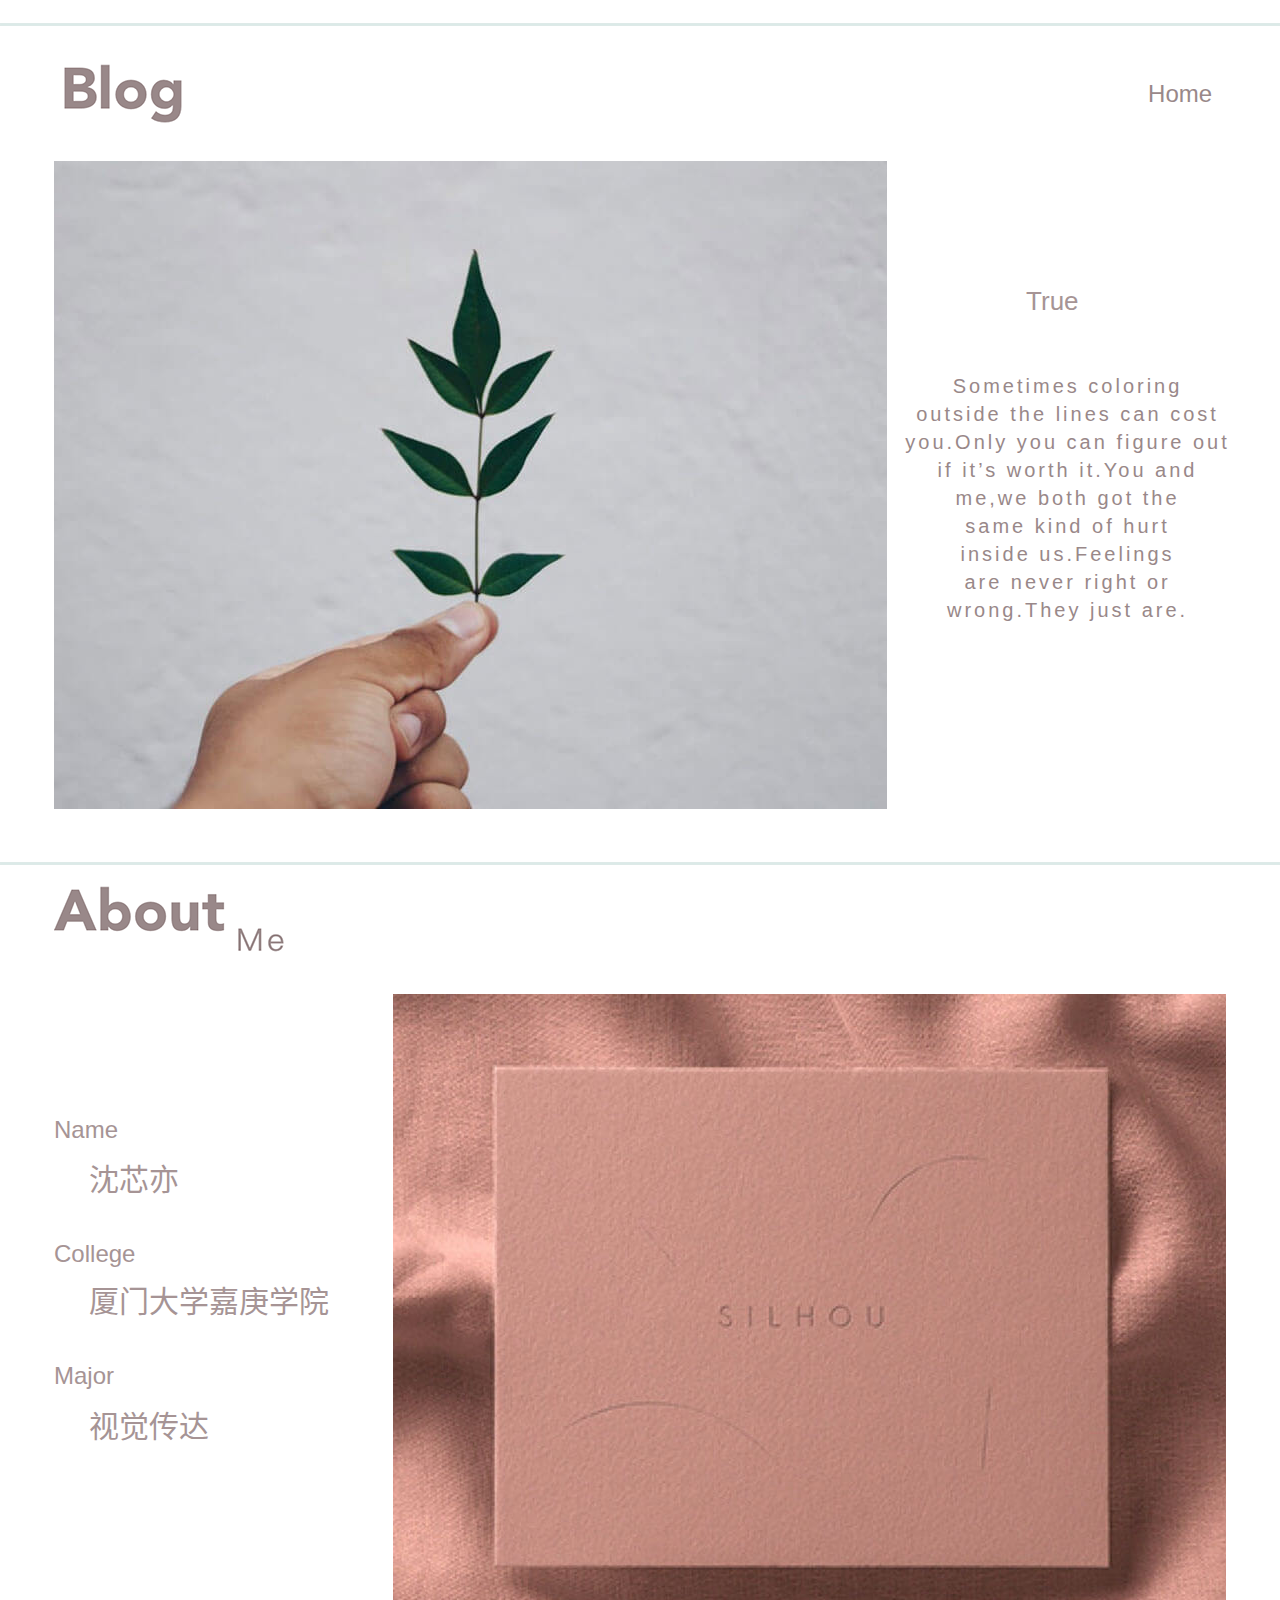
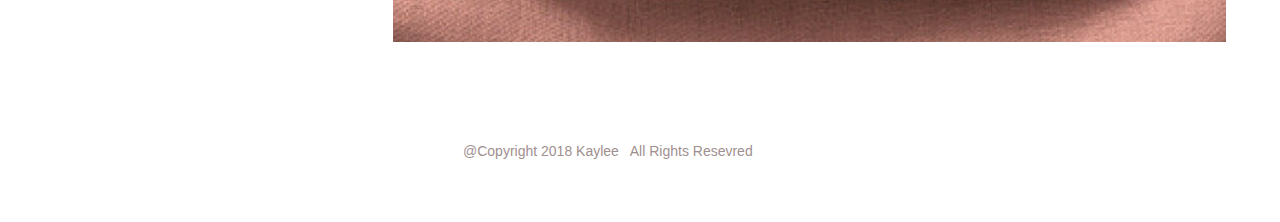
<file: blogabout.html>
<!DOCTYPE html>
<html class="nojs html css_verticalspacer" lang="zh-CN">
 <head>

  <meta http-equiv="Content-type" content="text/html;charset=UTF-8"/>
  <meta name="generator" content="2018.1.0.386"/>
  <meta name="viewport" content="width=device-width, initial-scale=1.0"/>
  
  <script type="text/javascript">
   // Update the 'nojs'/'js' class on the html node
document.documentElement.className = document.documentElement.className.replace(/\bnojs\b/g, 'js');

// Check that all required assets are uploaded and up-to-date
if(typeof Muse == "undefined") window.Muse = {}; window.Muse.assets = {"required":["museutils.js", "museconfig.js", "jquery.watch.js", "jquery.museresponsive.js", "require.js", "blogabout.css"], "outOfDate":[]};
</script>
  
  <title>blogabout</title>
  <!-- CSS -->
  <link rel="stylesheet" type="text/css" href="css/site_global.css?crc=444006867"/>
  <link rel="stylesheet" type="text/css" href="css/blogabout.css?crc=422592959" id="pagesheet"/>
  <!-- IE-only CSS -->
  <!--[if lt IE 9]>
  <link rel="stylesheet" type="text/css" href="css/nomq_blogabout.css?crc=4040636280" id="nomq_pagesheet"/>
  <![endif]-->
   </head>
 <body>

  <div class="breakpoint active" id="bp_infinity" data-min-width="1001"><!-- responsive breakpoint node -->
   <div class="clearfix borderbox" id="page"><!-- column -->
    <div class="position_content" id="page_position_content">
     <div class="browser_width colelem shared_content" id="u1156-bw" data-content-guid="u1156-bw_content">
      <div id="u1156"><!-- simple frame --></div>
     </div>
     <div class="clearfix colelem" id="pu1449"><!-- group -->
      <div class="clip_frame grpelem" id="u1449"><!-- image -->
       <img class="block temp_no_img_src" id="u1449_img" data-orig-src="images/blog%402x.png?crc=3812243461" alt="" data-heightwidthratio="0.5" data-image-width="118" data-image-height="59" src="images/blank.gif?crc=4208392903"/>
      </div>
      <a class="nonblock nontext clearfix grpelem shared_content" id="u1181-4" href="index.html" data-content-guid="u1181-4_content"><!-- content --><p>Home</p></a>
     </div>
     <div class="clearfix colelem" id="pu1192"><!-- group -->
      <div class="clip_frame grpelem" id="u1192"><!-- image -->
       <img class="block temp_no_img_src" id="u1192_img" data-orig-src="images/picture1%402x.jpg?crc=3762809599" alt="" data-heightwidthratio="0.7779111644657863" data-image-width="833" data-image-height="648" src="images/blank.gif?crc=4208392903"/>
      </div>
      <div class="clearfix grpelem shared_content" id="pu1212-4" data-content-guid="pu1212-4_content"><!-- column -->
       <div class="clearfix colelem shared_content" id="u1212-4" data-content-guid="u1212-4_content"><!-- content -->
        <p>True</p>
       </div>
       <div class="clearfix colelem shared_content" id="u1231-14" data-content-guid="u1231-14_content"><!-- content -->
        <p id="u1231-2">Sometimes coloring</p>
        <p id="u1231-4">outside the lines can cost you.Only you can figure out if it’s worth it.You and me,we both got the</p>
        <p id="u1231-6">same kind of hurt</p>
        <p id="u1231-8">inside us.Feelings</p>
        <p id="u1231-10">are never right or</p>
        <p id="u1231-12">wrong.They just are.</p>
       </div>
      </div>
     </div>
     <div class="browser_width colelem shared_content" id="u1234-bw" data-content-guid="u1234-bw_content">
      <div id="u1234"><!-- simple frame --></div>
     </div>
     <div class="clip_frame colelem" id="u1239"><!-- image -->
      <img class="block temp_no_img_src" id="u1239_img" data-orig-src="images/about%402x.png?crc=297990115" alt="" data-heightwidthratio="0.28695652173913044" data-image-width="230" data-image-height="66" src="images/blank.gif?crc=4208392903"/>
     </div>
     <div class="clearfix colelem" id="ppu1254-4"><!-- group -->
      <div class="clearfix grpelem" id="pu1254-4"><!-- column -->
       <div class="clearfix colelem shared_content" id="u1254-4" data-content-guid="u1254-4_content"><!-- content -->
        <p>Name</p>
       </div>
       <div class="clearfix colelem shared_content" id="u1257-4" data-content-guid="u1257-4_content"><!-- content -->
        <p id="u1257-2">沈芯亦</p>
       </div>
       <div class="clearfix colelem shared_content" id="u1272-4" data-content-guid="u1272-4_content"><!-- content -->
        <p>College</p>
       </div>
       <div class="clearfix colelem shared_content" id="u1262-4" data-content-guid="u1262-4_content"><!-- content -->
        <p id="u1262-2">厦门大学嘉庚学院</p>
       </div>
       <div class="clearfix colelem shared_content" id="u1277-4" data-content-guid="u1277-4_content"><!-- content -->
        <p>Major</p>
       </div>
       <div class="clearfix colelem shared_content" id="u1267-4" data-content-guid="u1267-4_content"><!-- content -->
        <p id="u1267-2">视觉传达</p>
       </div>
      </div>
      <div class="clip_frame grpelem" id="u1200"><!-- image -->
       <img class="block temp_no_img_src" id="u1200_img" data-orig-src="images/picture2%402x.jpg?crc=477668556" alt="" data-heightwidthratio="0.7779111644657863" data-image-width="833" data-image-height="648" src="images/blank.gif?crc=4208392903"/>
      </div>
     </div>
     <div class="clearfix colelem shared_content" id="u1286-4" data-content-guid="u1286-4_content"><!-- content -->
      <p><span id="u1286">@Copyright 2018 Kaylee&nbsp;&nbsp; All Rights Resevred</span></p>
     </div>
     <div class="verticalspacer" data-offset-top="1761" data-content-above-spacer="1760" data-content-below-spacer="61" data-sizePolicy="fixed" data-pintopage="page_fixedLeft"></div>
    </div>
   </div>
  </div>
  <div class="breakpoint" id="bp_1000" data-min-width="769" data-max-width="1000"><!-- responsive breakpoint node -->
   <div class="clearfix borderbox temp_no_id" data-orig-id="page"><!-- column -->
    <div class="position_content temp_no_id" data-orig-id="page_position_content">
     <span class="browser_width colelem placeholder" data-placeholder-for="u1156-bw_content"><!-- placeholder node --></span>
     <div class="clearfix colelem temp_no_id" data-orig-id="pu1449"><!-- group -->
      <div class="clip_frame grpelem temp_no_id" data-orig-id="u1449"><!-- image -->
       <img class="block temp_no_id temp_no_img_src" data-orig-src="images/blog%402x98x49.png?crc=64432944" alt="" data-heightwidthratio="0.5" data-image-width="98" data-image-height="49" data-orig-id="u1449_img" src="images/blank.gif?crc=4208392903"/>
      </div>
      <span class="nonblock nontext clearfix grpelem placeholder" data-placeholder-for="u1181-4_content"><!-- placeholder node --></span>
     </div>
     <div class="clearfix colelem temp_no_id" data-orig-id="pu1192"><!-- group -->
      <div class="clip_frame grpelem temp_no_id" data-orig-id="u1192"><!-- image -->
       <img class="block temp_no_id temp_no_img_src" data-orig-src="images/picture1%402x694x540.jpg?crc=239702566" alt="" data-heightwidthratio="0.7780979827089337" data-image-width="694" data-image-height="540" data-orig-id="u1192_img" src="images/blank.gif?crc=4208392903"/>
      </div>
      <span class="clearfix grpelem placeholder" data-placeholder-for="pu1212-4_content"><!-- placeholder node --></span>
     </div>
     <span class="browser_width colelem placeholder" data-placeholder-for="u1234-bw_content"><!-- placeholder node --></span>
     <div class="clip_frame colelem temp_no_id" data-orig-id="u1239"><!-- image -->
      <img class="block temp_no_id temp_no_img_src" data-orig-src="images/about%402x192x55.png?crc=4133183630" alt="" data-heightwidthratio="0.2864583333333333" data-image-width="192" data-image-height="55" data-orig-id="u1239_img" src="images/blank.gif?crc=4208392903"/>
     </div>
     <div class="clearfix colelem" id="pu1200"><!-- group -->
      <div class="clip_frame grpelem temp_no_id" data-orig-id="u1200"><!-- image -->
       <img class="block temp_no_id temp_no_img_src" data-orig-src="images/picture2%402x694x540.jpg?crc=88967040" alt="" data-heightwidthratio="0.7780979827089337" data-image-width="694" data-image-height="540" data-orig-id="u1200_img" src="images/blank.gif?crc=4208392903"/>
      </div>
      <span class="clearfix grpelem placeholder" data-placeholder-for="u1254-4_content"><!-- placeholder node --></span>
      <span class="clearfix grpelem placeholder" data-placeholder-for="u1257-4_content"><!-- placeholder node --></span>
      <span class="clearfix grpelem placeholder" data-placeholder-for="u1262-4_content"><!-- placeholder node --></span>
      <span class="clearfix grpelem placeholder" data-placeholder-for="u1267-4_content"><!-- placeholder node --></span>
      <span class="clearfix grpelem placeholder" data-placeholder-for="u1272-4_content"><!-- placeholder node --></span>
      <span class="clearfix grpelem placeholder" data-placeholder-for="u1277-4_content"><!-- placeholder node --></span>
     </div>
     <span class="clearfix colelem placeholder" data-placeholder-for="u1286-4_content"><!-- placeholder node --></span>
     <div class="verticalspacer" data-offset-top="1551" data-content-above-spacer="1550" data-content-below-spacer="93" data-sizePolicy="fixed" data-pintopage="page_fixedLeft"></div>
    </div>
   </div>
  </div>
  <div class="breakpoint" id="bp_768" data-min-width="641" data-max-width="768"><!-- responsive breakpoint node -->
   <div class="clearfix borderbox temp_no_id" data-orig-id="page"><!-- column -->
    <div class="position_content temp_no_id" data-orig-id="page_position_content">
     <span class="browser_width colelem placeholder" data-placeholder-for="u1156-bw_content"><!-- placeholder node --></span>
     <div class="clearfix colelem temp_no_id" data-orig-id="pu1449"><!-- group -->
      <div class="clip_frame grpelem temp_no_id" data-orig-id="u1449"><!-- image -->
       <img class="block temp_no_id temp_no_img_src" data-orig-src="images/blog%402x76x38.png?crc=3994427352" alt="" data-heightwidthratio="0.5066666666666667" data-image-width="75" data-image-height="38" data-orig-id="u1449_img" src="images/blank.gif?crc=4208392903"/>
      </div>
      <span class="nonblock nontext clearfix grpelem placeholder" data-placeholder-for="u1181-4_content"><!-- placeholder node --></span>
     </div>
     <div class="clearfix colelem temp_no_id" data-orig-id="pu1192"><!-- group -->
      <div class="clip_frame grpelem temp_no_id" data-orig-id="u1192"><!-- image -->
       <img class="block temp_no_id temp_no_img_src" data-orig-src="images/picture1%402x533x415.jpg?crc=493886710" alt="" data-heightwidthratio="0.7786116322701688" data-image-width="533" data-image-height="415" data-orig-id="u1192_img" src="images/blank.gif?crc=4208392903"/>
      </div>
      <div class="clearfix grpelem temp_no_id" data-orig-id="pu1212-4"><!-- column -->
       <span class="clearfix colelem placeholder" data-placeholder-for="u1212-4_content"><!-- placeholder node --></span>
       <span class="clearfix colelem placeholder" data-placeholder-for="u1231-14_content"><!-- placeholder node --></span>
      </div>
     </div>
     <span class="browser_width colelem placeholder" data-placeholder-for="u1234-bw_content"><!-- placeholder node --></span>
     <div class="clip_frame colelem temp_no_id" data-orig-id="u1239"><!-- image -->
      <img class="block temp_no_id temp_no_img_src" data-orig-src="images/about%402x148x43.png?crc=274001639" alt="" data-heightwidthratio="0.2857142857142857" data-image-width="147" data-image-height="42" data-orig-id="u1239_img" src="images/blank.gif?crc=4208392903"/>
     </div>
     <div class="clearfix colelem temp_no_id" data-orig-id="pu1200"><!-- group -->
      <div class="clip_frame grpelem temp_no_id" data-orig-id="u1200"><!-- image -->
       <img class="block temp_no_id temp_no_img_src" data-orig-src="images/picture2%402x533x415.jpg?crc=3761638642" alt="" data-heightwidthratio="0.7786116322701688" data-image-width="533" data-image-height="415" data-orig-id="u1200_img" src="images/blank.gif?crc=4208392903"/>
      </div>
      <span class="clearfix grpelem placeholder" data-placeholder-for="u1254-4_content"><!-- placeholder node --></span>
      <span class="clearfix grpelem placeholder" data-placeholder-for="u1257-4_content"><!-- placeholder node --></span>
      <span class="clearfix grpelem placeholder" data-placeholder-for="u1262-4_content"><!-- placeholder node --></span>
      <span class="clearfix grpelem placeholder" data-placeholder-for="u1267-4_content"><!-- placeholder node --></span>
      <span class="clearfix grpelem placeholder" data-placeholder-for="u1272-4_content"><!-- placeholder node --></span>
      <span class="clearfix grpelem placeholder" data-placeholder-for="u1277-4_content"><!-- placeholder node --></span>
     </div>
     <span class="clearfix colelem placeholder" data-placeholder-for="u1286-4_content"><!-- placeholder node --></span>
     <div class="verticalspacer" data-offset-top="1415" data-content-above-spacer="1415" data-content-below-spacer="152" data-sizePolicy="fixed" data-pintopage="page_fixedLeft"></div>
    </div>
   </div>
  </div>
  <div class="breakpoint" id="bp_640" data-min-width="461" data-max-width="640"><!-- responsive breakpoint node -->
   <div class="clearfix borderbox temp_no_id" data-orig-id="page"><!-- column -->
    <div class="position_content temp_no_id" data-orig-id="page_position_content">
     <span class="browser_width colelem placeholder" data-placeholder-for="u1156-bw_content"><!-- placeholder node --></span>
     <div class="clearfix colelem temp_no_id" data-orig-id="pu1449"><!-- group -->
      <div class="clip_frame grpelem temp_no_id" data-orig-id="u1449"><!-- image -->
       <img class="block temp_no_id temp_no_img_src" data-orig-src="images/blog%402x63x32.png?crc=4192613318" alt="" data-heightwidthratio="0.49206349206349204" data-image-width="63" data-image-height="31" data-orig-id="u1449_img" src="images/blank.gif?crc=4208392903"/>
      </div>
      <span class="nonblock nontext clearfix grpelem placeholder" data-placeholder-for="u1181-4_content"><!-- placeholder node --></span>
     </div>
     <div class="clearfix colelem temp_no_id" data-orig-id="pu1192"><!-- group -->
      <div class="clip_frame grpelem temp_no_id" data-orig-id="u1192"><!-- image -->
       <img class="block temp_no_id temp_no_img_src" data-orig-src="images/picture1%402x445x346.jpg?crc=341829451" alt="" data-heightwidthratio="0.7792792792792793" data-image-width="444" data-image-height="346" data-orig-id="u1192_img" src="images/blank.gif?crc=4208392903"/>
      </div>
      <span class="clearfix grpelem placeholder" data-placeholder-for="u1212-4_content"><!-- placeholder node --></span>
      <span class="clearfix grpelem placeholder" data-placeholder-for="u1231-14_content"><!-- placeholder node --></span>
     </div>
     <span class="browser_width colelem placeholder" data-placeholder-for="u1234-bw_content"><!-- placeholder node --></span>
     <div class="clip_frame colelem temp_no_id" data-orig-id="u1239"><!-- image -->
      <img class="block temp_no_id temp_no_img_src" data-orig-src="images/about%402x123x36.png?crc=4241729321" alt="" data-heightwidthratio="0.2845528455284553" data-image-width="123" data-image-height="35" data-orig-id="u1239_img" src="images/blank.gif?crc=4208392903"/>
     </div>
     <div class="clearfix colelem temp_no_id" data-orig-id="pu1200"><!-- group -->
      <div class="clip_frame grpelem temp_no_id" data-orig-id="u1200"><!-- image -->
       <img class="block temp_no_id temp_no_img_src" data-orig-src="images/picture2%402x445x346.jpg?crc=3847538224" alt="" data-heightwidthratio="0.7792792792792793" data-image-width="444" data-image-height="346" data-orig-id="u1200_img" src="images/blank.gif?crc=4208392903"/>
      </div>
      <span class="clearfix grpelem placeholder" data-placeholder-for="u1254-4_content"><!-- placeholder node --></span>
      <span class="clearfix grpelem placeholder" data-placeholder-for="u1257-4_content"><!-- placeholder node --></span>
      <span class="clearfix grpelem placeholder" data-placeholder-for="u1262-4_content"><!-- placeholder node --></span>
      <span class="clearfix grpelem placeholder" data-placeholder-for="u1267-4_content"><!-- placeholder node --></span>
      <span class="clearfix grpelem placeholder" data-placeholder-for="u1272-4_content"><!-- placeholder node --></span>
      <span class="clearfix grpelem placeholder" data-placeholder-for="u1277-4_content"><!-- placeholder node --></span>
     </div>
     <span class="clearfix colelem placeholder" data-placeholder-for="u1286-4_content"><!-- placeholder node --></span>
     <div class="verticalspacer" data-offset-top="1109" data-content-above-spacer="1109" data-content-below-spacer="74" data-sizePolicy="fixed" data-pintopage="page_fixedLeft"></div>
    </div>
   </div>
  </div>
  <div class="breakpoint" id="bp_460" data-max-width="460"><!-- responsive breakpoint node -->
   <div class="clearfix borderbox temp_no_id" data-orig-id="page"><!-- column -->
    <div class="position_content temp_no_id" data-orig-id="page_position_content">
     <span class="browser_width colelem placeholder" data-placeholder-for="u1156-bw_content"><!-- placeholder node --></span>
     <div class="clearfix colelem temp_no_id" data-orig-id="pu1449"><!-- group -->
      <div class="clip_frame grpelem temp_no_id" data-orig-id="u1449"><!-- image -->
       <img class="block temp_no_id temp_no_img_src" data-orig-src="images/blog%402x-crop-u1449.png?crc=170577059" alt="" data-heightwidthratio="0.5555555555555556" data-image-width="72" data-image-height="40" data-orig-id="u1449_img" src="images/blank.gif?crc=4208392903"/>
      </div>
      <span class="nonblock nontext clearfix grpelem placeholder" data-placeholder-for="u1181-4_content"><!-- placeholder node --></span>
     </div>
     <div class="clip_frame colelem temp_no_id" data-orig-id="u1192"><!-- image -->
      <img class="block temp_no_id temp_no_img_src" data-orig-src="images/picture1%402x320x249.jpg?crc=3910861698" alt="" data-heightwidthratio="0.7774294670846394" data-image-width="319" data-image-height="248" data-orig-id="u1192_img" src="images/blank.gif?crc=4208392903"/>
     </div>
     <span class="clearfix colelem placeholder" data-placeholder-for="u1212-4_content"><!-- placeholder node --></span>
     <span class="clearfix colelem placeholder" data-placeholder-for="u1231-14_content"><!-- placeholder node --></span>
     <span class="browser_width colelem placeholder" data-placeholder-for="u1234-bw_content"><!-- placeholder node --></span>
     <div class="clip_frame colelem temp_no_id" data-orig-id="u1239"><!-- image -->
      <img class="block temp_no_id temp_no_img_src" data-orig-src="images/about%402x89x26.png?crc=303841372" alt="" data-heightwidthratio="0.2840909090909091" data-image-width="88" data-image-height="25" data-orig-id="u1239_img" src="images/blank.gif?crc=4208392903"/>
     </div>
     <div class="clip_frame colelem temp_no_id" data-orig-id="u1200"><!-- image -->
      <img class="block temp_no_id temp_no_img_src" data-orig-src="images/picture2%402x320x249.jpg?crc=318175731" alt="" data-heightwidthratio="0.7774294670846394" data-image-width="319" data-image-height="248" data-orig-id="u1200_img" src="images/blank.gif?crc=4208392903"/>
     </div>
     <div class="clearfix colelem temp_no_id" data-orig-id="pu1254-4"><!-- group -->
      <span class="clearfix grpelem placeholder" data-placeholder-for="u1254-4_content"><!-- placeholder node --></span>
      <span class="clearfix grpelem placeholder" data-placeholder-for="u1257-4_content"><!-- placeholder node --></span>
     </div>
     <div class="clearfix colelem" id="pu1272-4"><!-- group -->
      <span class="clearfix grpelem placeholder" data-placeholder-for="u1272-4_content"><!-- placeholder node --></span>
      <span class="clearfix grpelem placeholder" data-placeholder-for="u1262-4_content"><!-- placeholder node --></span>
     </div>
     <div class="clearfix colelem" id="pu1277-4"><!-- group -->
      <span class="clearfix grpelem placeholder" data-placeholder-for="u1277-4_content"><!-- placeholder node --></span>
      <span class="clearfix grpelem placeholder" data-placeholder-for="u1267-4_content"><!-- placeholder node --></span>
     </div>
     <span class="clearfix colelem placeholder" data-placeholder-for="u1286-4_content"><!-- placeholder node --></span>
     <div class="verticalspacer" data-offset-top="1294" data-content-above-spacer="1294" data-content-below-spacer="61" data-sizePolicy="fixed" data-pintopage="page_fixedLeft"></div>
    </div>
   </div>
  </div>
  <!-- Other scripts -->
  <script type="text/javascript">
   // Decide whether to suppress missing file error or not based on preference setting
var suppressMissingFileError = false
</script>
  <script type="text/javascript">
   window.Muse.assets.check=function(c){if(!window.Muse.assets.checked){window.Muse.assets.checked=!0;var b={},d=function(a,b){if(window.getComputedStyle){var c=window.getComputedStyle(a,null);return c&&c.getPropertyValue(b)||c&&c[b]||""}if(document.documentElement.currentStyle)return(c=a.currentStyle)&&c[b]||a.style&&a.style[b]||"";return""},a=function(a){if(a.match(/^rgb/))return a=a.replace(/\s+/g,"").match(/([\d\,]+)/gi)[0].split(","),(parseInt(a[0])<<16)+(parseInt(a[1])<<8)+parseInt(a[2]);if(a.match(/^\#/))return parseInt(a.substr(1),
16);return 0},f=function(f){for(var g=document.getElementsByTagName("link"),j=0;j<g.length;j++)if("text/css"==g[j].type){var l=(g[j].href||"").match(/\/?css\/([\w\-]+\.css)\?crc=(\d+)/);if(!l||!l[1]||!l[2])break;b[l[1]]=l[2]}g=document.createElement("div");g.className="version";g.style.cssText="display:none; width:1px; height:1px;";document.getElementsByTagName("body")[0].appendChild(g);for(j=0;j<Muse.assets.required.length;){var l=Muse.assets.required[j],k=l.match(/([\w\-\.]+)\.(\w+)$/),i=k&&k[1]?
k[1]:null,k=k&&k[2]?k[2]:null;switch(k.toLowerCase()){case "css":i=i.replace(/\W/gi,"_").replace(/^([^a-z])/gi,"_$1");g.className+=" "+i;i=a(d(g,"color"));k=a(d(g,"backgroundColor"));i!=0||k!=0?(Muse.assets.required.splice(j,1),"undefined"!=typeof b[l]&&(i!=b[l]>>>24||k!=(b[l]&16777215))&&Muse.assets.outOfDate.push(l)):j++;g.className="version";break;case "js":j++;break;default:throw Error("Unsupported file type: "+k);}}c?c().jquery!="1.8.3"&&Muse.assets.outOfDate.push("jquery-1.8.3.min.js"):Muse.assets.required.push("jquery-1.8.3.min.js");
g.parentNode.removeChild(g);if(Muse.assets.outOfDate.length||Muse.assets.required.length)g="服务器上的某些文件可能缺失或不正确。请在清除浏览器高速缓存后重试。如果问题仍然存在，请联系网站作者。",f&&Muse.assets.outOfDate.length&&(g+="\nOut of date: "+Muse.assets.outOfDate.join(",")),f&&Muse.assets.required.length&&(g+="\nMissing: "+Muse.assets.required.join(",")),suppressMissingFileError?(g+="\nUse SuppressMissingFileError key in AppPrefs.xml to show missing file error pop up.",console.log(g)):alert(g)};location&&location.search&&location.search.match&&location.search.match(/muse_debug/gi)?
setTimeout(function(){f(!0)},5E3):f()}};
var muse_init=function(){require.config({baseUrl:""});require(["jquery","museutils","whatinput","jquery.watch","jquery.museresponsive"],function(c){var $ = c;$(document).ready(function(){try{
window.Muse.assets.check($);/* body */
Muse.Utils.transformMarkupToFixBrowserProblemsPreInit();/* body */
Muse.Utils.detectScreenResolution();/* HiDPI screens */
Muse.Utils.prepHyperlinks(true);/* body */
Muse.Utils.resizeHeight('.browser_width');/* resize height */
Muse.Utils.requestAnimationFrame(function() { $('body').addClass('initialized'); });/* mark body as initialized */
Muse.Utils.makeButtonsVisibleAfterSettingMinWidth();/* body */
Muse.Utils.fullPage('#page');/* 100% height page */
$( '.breakpoint' ).registerBreakpoint();/* Register breakpoints */
Muse.Utils.transformMarkupToFixBrowserProblems();/* body */
}catch(b){if(b&&"function"==typeof b.notify?b.notify():Muse.Assert.fail("Error calling selector function: "+b),false)throw b;}})})};

</script>
  <!-- RequireJS script -->
  <script src="scripts/require.js?crc=7928878" type="text/javascript" async data-main="scripts/museconfig.js?crc=310584261" onload="if (requirejs) requirejs.onError = function(requireType, requireModule) { if (requireType && requireType.toString && requireType.toString().indexOf && 0 <= requireType.toString().indexOf('#scripterror')) window.Muse.assets.check(); }" onerror="window.Muse.assets.check();"></script>
   </body>
</html>
</file>
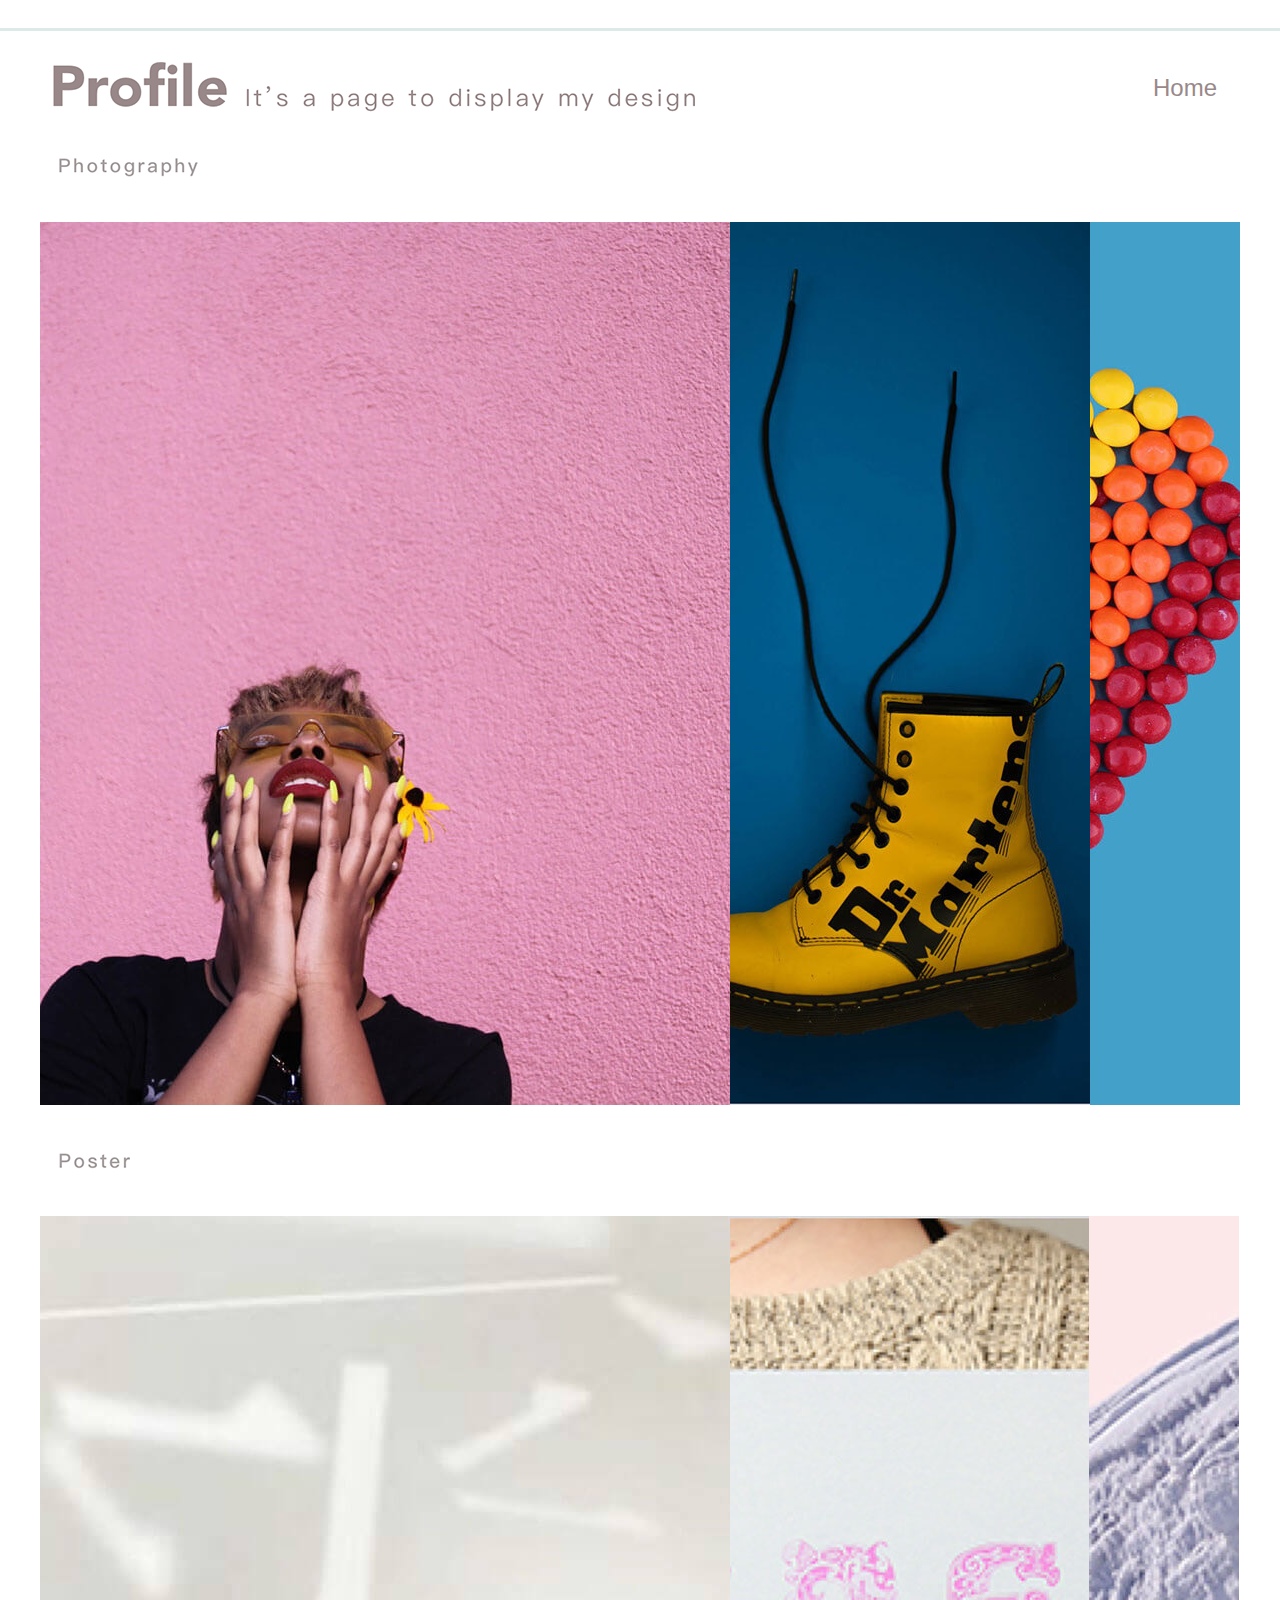
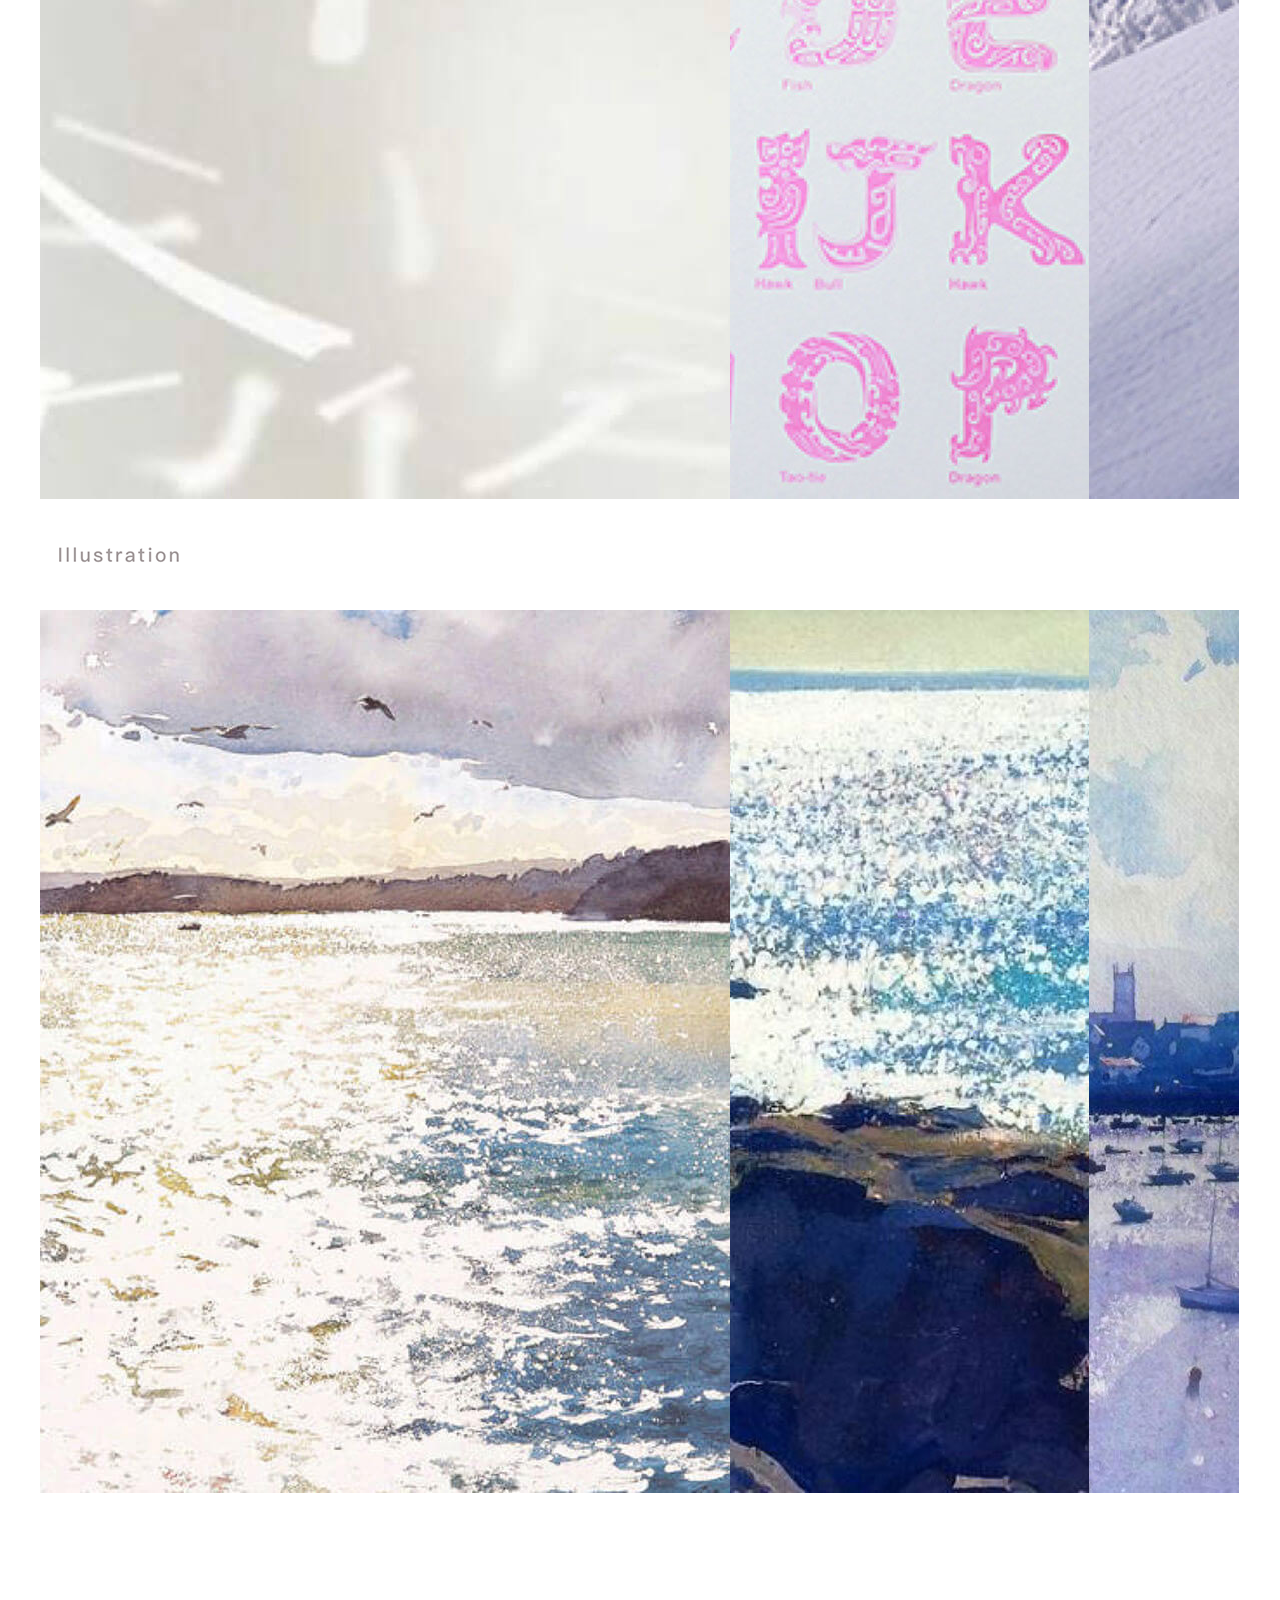
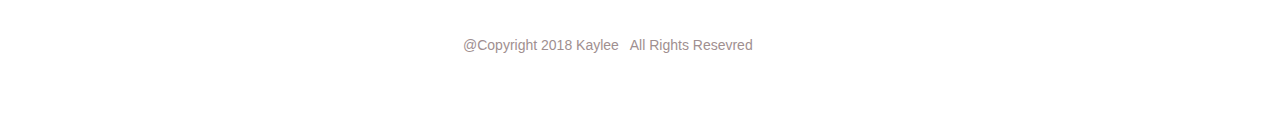
<file: profile.html>
<!DOCTYPE html>
<html class="nojs html css_verticalspacer" lang="zh-CN">
 <head>

  <meta http-equiv="Content-type" content="text/html;charset=UTF-8"/>
  <meta name="generator" content="2018.1.0.386"/>
  <meta name="viewport" content="width=device-width, initial-scale=1.0"/>
  
  <script type="text/javascript">
   // Update the 'nojs'/'js' class on the html node
document.documentElement.className = document.documentElement.className.replace(/\bnojs\b/g, 'js');

// Check that all required assets are uploaded and up-to-date
if(typeof Muse == "undefined") window.Muse = {}; window.Muse.assets = {"required":["museutils.js", "museconfig.js", "jquery.watch.js", "jquery.museresponsive.js", "require.js", "profile.css"], "outOfDate":[]};
</script>
  
  <title>profile</title>
  <!-- CSS -->
  <link rel="stylesheet" type="text/css" href="css/site_global.css?crc=444006867"/>
  <link rel="stylesheet" type="text/css" href="css/profile.css?crc=251277901" id="pagesheet"/>
  <!-- IE-only CSS -->
  <!--[if lt IE 9]>
  <link rel="stylesheet" type="text/css" href="css/nomq_profile.css?crc=4077185219" id="nomq_pagesheet"/>
  <![endif]-->
   </head>
 <body>

  <div class="breakpoint active" id="bp_infinity" data-min-width="1001"><!-- responsive breakpoint node -->
   <div class="clearfix borderbox" id="page"><!-- column -->
    <div class="position_content" id="page_position_content">
     <div class="browser_width colelem shared_content" id="u780-bw" data-content-guid="u780-bw_content">
      <div id="u780"><!-- simple frame --></div>
     </div>
     <div class="clearfix colelem" id="pu791"><!-- group -->
      <div class="clip_frame grpelem" id="u791"><!-- image -->
       <img class="block temp_no_img_src" id="u791_img" data-orig-src="images/profile%402x.png?crc=4279521702" alt="" data-heightwidthratio="0.0778816199376947" data-image-width="642" data-image-height="50" src="images/blank.gif?crc=4208392903"/>
      </div>
      <a class="nonblock nontext clearfix grpelem shared_content" id="u998-4" href="index.html" data-content-guid="u998-4_content"><!-- content --><p>Home</p></a>
     </div>
     <div class="clip_frame colelem" id="u801"><!-- image -->
      <img class="block temp_no_img_src" id="u801_img" data-orig-src="images/photography%402x.png?crc=320415202" alt="" data-heightwidthratio="0.1366906474820144" data-image-width="139" data-image-height="19" src="images/blank.gif?crc=4208392903"/>
     </div>
     <div class="clearfix colelem" id="pu823"><!-- group -->
      <div class="clip_frame grpelem" id="u823"><!-- image -->
       <img class="block temp_no_img_src" id="u823_img" data-orig-src="images/p1%402x.jpg?crc=4095191922" alt="" data-heightwidthratio="1.2778581765557164" data-image-width="691" data-image-height="883" src="images/blank.gif?crc=4208392903"/>
      </div>
      <div class="clip_frame grpelem" id="u843"><!-- image -->
       <img class="block temp_no_img_src" id="u843_img" data-orig-src="images/p3%402x.jpg?crc=3914087135" alt="" data-heightwidthratio="5.886666666666667" data-image-width="150" data-image-height="883" src="images/blank.gif?crc=4208392903"/>
      </div>
      <div class="clip_frame grpelem" id="u853"><!-- image -->
       <img class="block temp_no_img_src" id="u853_img" data-orig-src="images/p2%402x.jpg?crc=503821610" alt="" data-heightwidthratio="2.452777777777778" data-image-width="360" data-image-height="883" src="images/blank.gif?crc=4208392903"/>
      </div>
     </div>
     <div class="clip_frame colelem" id="u863"><!-- image -->
      <img class="block temp_no_img_src" id="u863_img" data-orig-src="images/poster%402x.png?crc=52722554" alt="" data-heightwidthratio="0.22535211267605634" data-image-width="71" data-image-height="16" src="images/blank.gif?crc=4208392903"/>
     </div>
     <div class="clearfix colelem" id="pu873"><!-- group -->
      <div class="clip_frame grpelem" id="u873"><!-- image -->
       <img class="block temp_no_img_src" id="u873_img" data-orig-src="images/p4%402x.jpg?crc=300145034" alt="" data-heightwidthratio="1.2778581765557164" data-image-width="691" data-image-height="883" src="images/blank.gif?crc=4208392903"/>
      </div>
      <div class="clip_frame grpelem" id="u883"><!-- image -->
       <img class="block temp_no_img_src" id="u883_img" data-orig-src="images/p5%402x.jpg?crc=312323163" alt="" data-heightwidthratio="2.452777777777778" data-image-width="360" data-image-height="883" src="images/blank.gif?crc=4208392903"/>
      </div>
      <div class="clip_frame grpelem" id="u893"><!-- image -->
       <img class="block temp_no_img_src" id="u893_img" data-orig-src="images/p6%402x.jpg?crc=4043459668" alt="" data-heightwidthratio="5.886666666666667" data-image-width="150" data-image-height="883" src="images/blank.gif?crc=4208392903"/>
      </div>
     </div>
     <div class="clip_frame colelem" id="u903"><!-- image -->
      <img class="block temp_no_img_src" id="u903_img" data-orig-src="images/illustration%402x.png?crc=4203721516" alt="" data-heightwidthratio="0.13333333333333333" data-image-width="120" data-image-height="16" src="images/blank.gif?crc=4208392903"/>
     </div>
     <div class="clearfix colelem" id="pu913"><!-- group -->
      <div class="clip_frame grpelem" id="u913"><!-- image -->
       <img class="block temp_no_img_src" id="u913_img" data-orig-src="images/p7%402x.jpg?crc=270440778" alt="" data-heightwidthratio="1.2778581765557164" data-image-width="691" data-image-height="883" src="images/blank.gif?crc=4208392903"/>
      </div>
      <div class="clip_frame grpelem" id="u927"><!-- image -->
       <img class="block temp_no_img_src" id="u927_img" data-orig-src="images/p8%402x.jpg?crc=235418797" alt="" data-heightwidthratio="2.452777777777778" data-image-width="360" data-image-height="883" src="images/blank.gif?crc=4208392903"/>
      </div>
      <div class="clip_frame grpelem" id="u937"><!-- image -->
       <img class="block temp_no_img_src" id="u937_img" data-orig-src="images/p9%402x.jpg?crc=4225115853" alt="" data-heightwidthratio="5.886666666666667" data-image-width="150" data-image-height="883" src="images/blank.gif?crc=4208392903"/>
      </div>
     </div>
     <div class="clearfix colelem shared_content" id="u951-4" data-content-guid="u951-4_content"><!-- content -->
      <p><span id="u951">@Copyright 2018 Kaylee&nbsp;&nbsp; All Rights Resevred</span></p>
     </div>
     <div class="verticalspacer" data-offset-top="3254" data-content-above-spacer="3253" data-content-below-spacer="61" data-sizePolicy="fixed" data-pintopage="page_fixedLeft"></div>
    </div>
   </div>
  </div>
  <div class="breakpoint" id="bp_1000" data-min-width="769" data-max-width="1000"><!-- responsive breakpoint node -->
   <div class="clearfix borderbox temp_no_id" data-orig-id="page"><!-- column -->
    <div class="position_content temp_no_id" data-orig-id="page_position_content">
     <span class="browser_width colelem placeholder" data-placeholder-for="u780-bw_content"><!-- placeholder node --></span>
     <div class="clearfix colelem temp_no_id" data-orig-id="pu791"><!-- group -->
      <div class="clip_frame grpelem temp_no_id" data-orig-id="u791"><!-- image -->
       <img class="block temp_no_id temp_no_img_src" data-orig-src="images/profile%402x535x42.png?crc=4103428961" alt="" data-heightwidthratio="0.07850467289719626" data-image-width="535" data-image-height="42" data-orig-id="u791_img" src="images/blank.gif?crc=4208392903"/>
      </div>
      <span class="nonblock nontext clearfix grpelem placeholder" data-placeholder-for="u998-4_content"><!-- placeholder node --></span>
     </div>
     <div class="clip_frame colelem temp_no_id" data-orig-id="u801"><!-- image -->
      <img class="block temp_no_id temp_no_img_src" data-orig-src="images/photography%402x116x16.png?crc=363124929" alt="" data-heightwidthratio="0.13793103448275862" data-image-width="116" data-image-height="16" data-orig-id="u801_img" src="images/blank.gif?crc=4208392903"/>
     </div>
     <div class="clearfix colelem temp_no_id" data-orig-id="pu823"><!-- group -->
      <div class="clip_frame grpelem temp_no_id" data-orig-id="u823"><!-- image -->
       <img class="block temp_no_id temp_no_img_src" data-orig-src="images/p1%402x576x736.jpg?crc=346093868" alt="" data-heightwidthratio="1.2777777777777777" data-image-width="576" data-image-height="736" data-orig-id="u823_img" src="images/blank.gif?crc=4208392903"/>
      </div>
      <div class="clip_frame grpelem temp_no_id" data-orig-id="u843"><!-- image -->
       <img class="block temp_no_id temp_no_img_src" data-orig-src="images/p3%402x125x736.jpg?crc=471454007" alt="" data-heightwidthratio="5.888" data-image-width="125" data-image-height="736" data-orig-id="u843_img" src="images/blank.gif?crc=4208392903"/>
      </div>
      <div class="clip_frame grpelem temp_no_id" data-orig-id="u853"><!-- image -->
       <img class="block temp_no_id temp_no_img_src" data-orig-src="images/p2%402x300x736.jpg?crc=3961197487" alt="" data-heightwidthratio="2.453333333333333" data-image-width="300" data-image-height="736" data-orig-id="u853_img" src="images/blank.gif?crc=4208392903"/>
      </div>
     </div>
     <div class="clip_frame colelem temp_no_id" data-orig-id="u863"><!-- image -->
      <img class="block temp_no_id temp_no_img_src" data-orig-src="images/poster%402x59x13.png?crc=4090254321" alt="" data-heightwidthratio="0.22033898305084745" data-image-width="59" data-image-height="13" data-orig-id="u863_img" src="images/blank.gif?crc=4208392903"/>
     </div>
     <div class="clearfix colelem temp_no_id" data-orig-id="pu873"><!-- group -->
      <div class="clip_frame grpelem temp_no_id" data-orig-id="u873"><!-- image -->
       <img class="block temp_no_id temp_no_img_src" data-orig-src="images/p4%402x576x736.jpg?crc=327675172" alt="" data-heightwidthratio="1.2777777777777777" data-image-width="576" data-image-height="736" data-orig-id="u873_img" src="images/blank.gif?crc=4208392903"/>
      </div>
      <div class="clip_frame grpelem temp_no_id" data-orig-id="u883"><!-- image -->
       <img class="block temp_no_id temp_no_img_src" data-orig-src="images/p5%402x300x736.jpg?crc=4279923675" alt="" data-heightwidthratio="2.453333333333333" data-image-width="300" data-image-height="736" data-orig-id="u883_img" src="images/blank.gif?crc=4208392903"/>
      </div>
      <div class="clip_frame grpelem temp_no_id" data-orig-id="u893"><!-- image -->
       <img class="block temp_no_id temp_no_img_src" data-orig-src="images/p6%402x125x736.jpg?crc=4185364161" alt="" data-heightwidthratio="5.888" data-image-width="125" data-image-height="736" data-orig-id="u893_img" src="images/blank.gif?crc=4208392903"/>
      </div>
     </div>
     <div class="clip_frame colelem temp_no_id" data-orig-id="u903"><!-- image -->
      <img class="block temp_no_id temp_no_img_src" data-orig-src="images/illustration%402x100x13.png?crc=68591692" alt="" data-heightwidthratio="0.13" data-image-width="100" data-image-height="13" data-orig-id="u903_img" src="images/blank.gif?crc=4208392903"/>
     </div>
     <div class="clearfix colelem temp_no_id" data-orig-id="pu913"><!-- group -->
      <div class="clip_frame grpelem temp_no_id" data-orig-id="u913"><!-- image -->
       <img class="block temp_no_id temp_no_img_src" data-orig-src="images/p7%402x576x736.jpg?crc=4145473451" alt="" data-heightwidthratio="1.2777777777777777" data-image-width="576" data-image-height="736" data-orig-id="u913_img" src="images/blank.gif?crc=4208392903"/>
      </div>
      <div class="clip_frame grpelem temp_no_id" data-orig-id="u927"><!-- image -->
       <img class="block temp_no_id temp_no_img_src" data-orig-src="images/p8%402x300x736.jpg?crc=481795516" alt="" data-heightwidthratio="2.453333333333333" data-image-width="300" data-image-height="736" data-orig-id="u927_img" src="images/blank.gif?crc=4208392903"/>
      </div>
      <div class="clip_frame grpelem temp_no_id" data-orig-id="u937"><!-- image -->
       <img class="block temp_no_id temp_no_img_src" data-orig-src="images/p9%402x125x736.jpg?crc=66483056" alt="" data-heightwidthratio="5.888" data-image-width="125" data-image-height="736" data-orig-id="u937_img" src="images/blank.gif?crc=4208392903"/>
      </div>
     </div>
     <span class="clearfix colelem placeholder" data-placeholder-for="u951-4_content"><!-- placeholder node --></span>
     <div class="verticalspacer" data-offset-top="2819" data-content-above-spacer="2819" data-content-below-spacer="82" data-sizePolicy="fixed" data-pintopage="page_fixedLeft"></div>
    </div>
   </div>
  </div>
  <div class="breakpoint" id="bp_768" data-min-width="641" data-max-width="768"><!-- responsive breakpoint node -->
   <div class="clearfix borderbox temp_no_id" data-orig-id="page"><!-- column -->
    <div class="position_content temp_no_id" data-orig-id="page_position_content">
     <span class="browser_width colelem placeholder" data-placeholder-for="u780-bw_content"><!-- placeholder node --></span>
     <div class="clearfix colelem temp_no_id" data-orig-id="pu791"><!-- group -->
      <div class="clip_frame grpelem temp_no_id" data-orig-id="u791"><!-- image -->
       <img class="block temp_no_id temp_no_img_src" data-orig-src="images/profile%402x411x33.png?crc=4272630658" alt="" data-heightwidthratio="0.07785888077858881" data-image-width="411" data-image-height="32" data-orig-id="u791_img" src="images/blank.gif?crc=4208392903"/>
      </div>
      <span class="nonblock nontext clearfix grpelem placeholder" data-placeholder-for="u998-4_content"><!-- placeholder node --></span>
     </div>
     <div class="clip_frame colelem temp_no_id" data-orig-id="u801"><!-- image -->
      <img class="block temp_no_id temp_no_img_src" data-orig-src="images/photography%402x90x13.png?crc=400181521" alt="" data-heightwidthratio="0.1348314606741573" data-image-width="89" data-image-height="12" data-orig-id="u801_img" src="images/blank.gif?crc=4208392903"/>
     </div>
     <div class="clearfix colelem temp_no_id" data-orig-id="pu823"><!-- group -->
      <div class="clip_frame grpelem temp_no_id" data-orig-id="u823"><!-- image -->
       <img class="block temp_no_id temp_no_img_src" data-orig-src="images/p1%402x443x566.jpg?crc=101651070" alt="" data-heightwidthratio="1.2782805429864252" data-image-width="442" data-image-height="565" data-orig-id="u823_img" src="images/blank.gif?crc=4208392903"/>
      </div>
      <div class="clip_frame grpelem temp_no_id" data-orig-id="u843"><!-- image -->
       <img class="block temp_no_id temp_no_img_src" data-orig-src="images/p3%402x96x566.jpg?crc=294700845" alt="" data-heightwidthratio="5.885416666666667" data-image-width="96" data-image-height="565" data-orig-id="u843_img" src="images/blank.gif?crc=4208392903"/>
      </div>
      <div class="clip_frame grpelem temp_no_id" data-orig-id="u853"><!-- image -->
       <img class="block temp_no_id temp_no_img_src" data-orig-src="images/p2%402x231x566.jpg?crc=3820172500" alt="" data-heightwidthratio="2.4565217391304346" data-image-width="230" data-image-height="565" data-orig-id="u853_img" src="images/blank.gif?crc=4208392903"/>
      </div>
     </div>
     <div class="clip_frame colelem temp_no_id" data-orig-id="u863"><!-- image -->
      <img class="block temp_no_id temp_no_img_src" data-orig-src="images/poster%402x46x10.png?crc=308696088" alt="" data-heightwidthratio="0.2222222222222222" data-image-width="45" data-image-height="10" data-orig-id="u863_img" src="images/blank.gif?crc=4208392903"/>
     </div>
     <div class="clearfix colelem temp_no_id" data-orig-id="pu873"><!-- group -->
      <div class="clip_frame grpelem temp_no_id" data-orig-id="u873"><!-- image -->
       <img class="block temp_no_id temp_no_img_src" data-orig-src="images/p4%402x443x566.jpg?crc=52105056" alt="" data-heightwidthratio="1.2782805429864252" data-image-width="442" data-image-height="565" data-orig-id="u873_img" src="images/blank.gif?crc=4208392903"/>
      </div>
      <div class="clip_frame grpelem temp_no_id" data-orig-id="u883"><!-- image -->
       <img class="block temp_no_id temp_no_img_src" data-orig-src="images/p5%402x231x566.jpg?crc=52810603" alt="" data-heightwidthratio="2.4565217391304346" data-image-width="230" data-image-height="565" data-orig-id="u883_img" src="images/blank.gif?crc=4208392903"/>
      </div>
      <div class="clip_frame grpelem temp_no_id" data-orig-id="u893"><!-- image -->
       <img class="block temp_no_id temp_no_img_src" data-orig-src="images/p6%402x96x566.jpg?crc=3991461816" alt="" data-heightwidthratio="5.885416666666667" data-image-width="96" data-image-height="565" data-orig-id="u893_img" src="images/blank.gif?crc=4208392903"/>
      </div>
     </div>
     <div class="clip_frame colelem temp_no_id" data-orig-id="u903"><!-- image -->
      <img class="block temp_no_id temp_no_img_src" data-orig-src="images/illustration%402x77x10.png?crc=4240903639" alt="" data-heightwidthratio="0.12987012987012986" data-image-width="77" data-image-height="10" data-orig-id="u903_img" src="images/blank.gif?crc=4208392903"/>
     </div>
     <div class="clearfix colelem temp_no_id" data-orig-id="pu913"><!-- group -->
      <div class="clip_frame grpelem temp_no_id" data-orig-id="u913"><!-- image -->
       <img class="block temp_no_id temp_no_img_src" data-orig-src="images/p7%402x443x566.jpg?crc=501896398" alt="" data-heightwidthratio="1.2782805429864252" data-image-width="442" data-image-height="565" data-orig-id="u913_img" src="images/blank.gif?crc=4208392903"/>
      </div>
      <div class="clip_frame grpelem temp_no_id" data-orig-id="u927"><!-- image -->
       <img class="block temp_no_id temp_no_img_src" data-orig-src="images/p8%402x231x566.jpg?crc=3972389889" alt="" data-heightwidthratio="2.4565217391304346" data-image-width="230" data-image-height="565" data-orig-id="u927_img" src="images/blank.gif?crc=4208392903"/>
      </div>
      <div class="clip_frame grpelem temp_no_id" data-orig-id="u937"><!-- image -->
       <img class="block temp_no_id temp_no_img_src" data-orig-src="images/p9%402x96x566.jpg?crc=4203838818" alt="" data-heightwidthratio="5.885416666666667" data-image-width="96" data-image-height="565" data-orig-id="u937_img" src="images/blank.gif?crc=4208392903"/>
      </div>
     </div>
     <span class="clearfix colelem placeholder" data-placeholder-for="u951-4_content"><!-- placeholder node --></span>
     <div class="verticalspacer" data-offset-top="2310" data-content-above-spacer="2309" data-content-below-spacer="118" data-sizePolicy="fixed" data-pintopage="page_fixedLeft"></div>
    </div>
   </div>
  </div>
  <div class="breakpoint" id="bp_640" data-min-width="461" data-max-width="640"><!-- responsive breakpoint node -->
   <div class="clearfix borderbox temp_no_id" data-orig-id="page"><!-- column -->
    <div class="position_content temp_no_id" data-orig-id="page_position_content">
     <span class="browser_width colelem placeholder" data-placeholder-for="u780-bw_content"><!-- placeholder node --></span>
     <div class="clearfix colelem temp_no_id" data-orig-id="pu791"><!-- group -->
      <div class="clip_frame grpelem temp_no_id" data-orig-id="u791"><!-- image -->
       <img class="block temp_no_id temp_no_img_src" data-orig-src="images/profile%402x343x27.png?crc=379268914" alt="" data-heightwidthratio="0.07894736842105263" data-image-width="342" data-image-height="27" data-orig-id="u791_img" src="images/blank.gif?crc=4208392903"/>
      </div>
      <span class="nonblock nontext clearfix grpelem placeholder" data-placeholder-for="u998-4_content"><!-- placeholder node --></span>
     </div>
     <div class="clip_frame colelem temp_no_id" data-orig-id="u801"><!-- image -->
      <img class="block temp_no_id temp_no_img_src" data-orig-src="images/photography%402x75x11.png?crc=4152654420" alt="" data-heightwidthratio="0.13513513513513514" data-image-width="74" data-image-height="10" data-orig-id="u801_img" src="images/blank.gif?crc=4208392903"/>
     </div>
     <div class="clearfix colelem temp_no_id" data-orig-id="pu823"><!-- group -->
      <div class="clip_frame grpelem temp_no_id" data-orig-id="u823"><!-- image -->
       <img class="block temp_no_id temp_no_img_src" data-orig-src="images/p1%402x369x472.jpg?crc=499558504" alt="" data-heightwidthratio="1.2764227642276422" data-image-width="369" data-image-height="471" data-orig-id="u823_img" src="images/blank.gif?crc=4208392903"/>
      </div>
      <div class="clip_frame grpelem temp_no_id" data-orig-id="u843"><!-- image -->
       <img class="block temp_no_id temp_no_img_src" data-orig-src="images/p3%402x80x472.jpg?crc=182278465" alt="" data-heightwidthratio="5.8875" data-image-width="80" data-image-height="471" data-orig-id="u843_img" src="images/blank.gif?crc=4208392903"/>
      </div>
      <div class="clip_frame grpelem temp_no_id" data-orig-id="u853"><!-- image -->
       <img class="block temp_no_id temp_no_img_src" data-orig-src="images/p2%402x192x472.jpg?crc=4010484103" alt="" data-heightwidthratio="2.453125" data-image-width="192" data-image-height="471" data-orig-id="u853_img" src="images/blank.gif?crc=4208392903"/>
      </div>
     </div>
     <div class="clip_frame colelem temp_no_id" data-orig-id="u863"><!-- image -->
      <img class="block temp_no_id temp_no_img_src" data-orig-src="images/poster%402x38x9.png?crc=4041966597" alt="" data-heightwidthratio="0.21052631578947367" data-image-width="38" data-image-height="8" data-orig-id="u863_img" src="images/blank.gif?crc=4208392903"/>
     </div>
     <div class="clearfix colelem temp_no_id" data-orig-id="pu873"><!-- group -->
      <div class="clip_frame grpelem temp_no_id" data-orig-id="u873"><!-- image -->
       <img class="block temp_no_id temp_no_img_src" data-orig-src="images/p4%402x369x472.jpg?crc=206559834" alt="" data-heightwidthratio="1.2764227642276422" data-image-width="369" data-image-height="471" data-orig-id="u873_img" src="images/blank.gif?crc=4208392903"/>
      </div>
      <div class="clip_frame grpelem temp_no_id" data-orig-id="u883"><!-- image -->
       <img class="block temp_no_id temp_no_img_src" data-orig-src="images/p5%402x192x472.jpg?crc=3858439933" alt="" data-heightwidthratio="2.453125" data-image-width="192" data-image-height="471" data-orig-id="u883_img" src="images/blank.gif?crc=4208392903"/>
      </div>
      <div class="clip_frame grpelem temp_no_id" data-orig-id="u893"><!-- image -->
       <img class="block temp_no_id temp_no_img_src" data-orig-src="images/p6%402x80x472.jpg?crc=3966858460" alt="" data-heightwidthratio="5.8875" data-image-width="80" data-image-height="471" data-orig-id="u893_img" src="images/blank.gif?crc=4208392903"/>
      </div>
     </div>
     <div class="clip_frame colelem temp_no_id" data-orig-id="u903"><!-- image -->
      <img class="block temp_no_id temp_no_img_src" data-orig-src="images/illustration%402x64x9.png?crc=415483871" alt="" data-heightwidthratio="0.125" data-image-width="64" data-image-height="8" data-orig-id="u903_img" src="images/blank.gif?crc=4208392903"/>
     </div>
     <div class="clearfix colelem temp_no_id" data-orig-id="pu913"><!-- group -->
      <div class="clip_frame grpelem temp_no_id" data-orig-id="u913"><!-- image -->
       <img class="block temp_no_id temp_no_img_src" data-orig-src="images/p7%402x369x472.jpg?crc=3941916920" alt="" data-heightwidthratio="1.2764227642276422" data-image-width="369" data-image-height="471" data-orig-id="u913_img" src="images/blank.gif?crc=4208392903"/>
      </div>
      <div class="clip_frame grpelem temp_no_id" data-orig-id="u927"><!-- image -->
       <img class="block temp_no_id temp_no_img_src" data-orig-src="images/p8%402x192x472.jpg?crc=7421648" alt="" data-heightwidthratio="2.453125" data-image-width="192" data-image-height="471" data-orig-id="u927_img" src="images/blank.gif?crc=4208392903"/>
      </div>
      <div class="clip_frame grpelem temp_no_id" data-orig-id="u937"><!-- image -->
       <img class="block temp_no_id temp_no_img_src" data-orig-src="images/p9%402x80x472.jpg?crc=3783052826" alt="" data-heightwidthratio="5.8875" data-image-width="80" data-image-height="471" data-orig-id="u937_img" src="images/blank.gif?crc=4208392903"/>
      </div>
     </div>
     <span class="clearfix colelem placeholder" data-placeholder-for="u951-4_content"><!-- placeholder node --></span>
     <div class="verticalspacer" data-offset-top="1968" data-content-above-spacer="1967" data-content-below-spacer="152" data-sizePolicy="fixed" data-pintopage="page_fixedLeft"></div>
    </div>
   </div>
  </div>
  <div class="breakpoint" id="bp_460" data-max-width="460"><!-- responsive breakpoint node -->
   <div class="clearfix borderbox temp_no_id" data-orig-id="page"><!-- column -->
    <div class="position_content temp_no_id" data-orig-id="page_position_content">
     <span class="browser_width colelem placeholder" data-placeholder-for="u780-bw_content"><!-- placeholder node --></span>
     <div class="clearfix colelem temp_no_id" data-orig-id="pu791"><!-- group -->
      <div class="clip_frame grpelem temp_no_id" data-orig-id="u791"><!-- image -->
       <img class="block temp_no_id temp_no_img_src" data-orig-src="images/profile%402x-crop-u791.png?crc=300501929" alt="" data-heightwidthratio="0.11078717201166181" data-image-width="343" data-image-height="38" data-orig-id="u791_img" src="images/blank.gif?crc=4208392903"/>
      </div>
      <span class="nonblock nontext clearfix grpelem placeholder" data-placeholder-for="u998-4_content"><!-- placeholder node --></span>
     </div>
     <div class="clip_frame colelem temp_no_id" data-orig-id="u801"><!-- image -->
      <img class="block temp_no_id temp_no_img_src" data-orig-src="images/photography%402x54x8.png?crc=4246033196" alt="" data-heightwidthratio="0.1320754716981132" data-image-width="53" data-image-height="7" data-orig-id="u801_img" src="images/blank.gif?crc=4208392903"/>
     </div>
     <div class="clearfix colelem temp_no_id" data-orig-id="pu823"><!-- group -->
      <div class="clip_frame grpelem temp_no_id" data-orig-id="u823"><!-- image -->
       <img class="block temp_no_id temp_no_img_src" data-orig-src="images/p1%402x265x339.jpg?crc=476554365" alt="" data-heightwidthratio="1.2792452830188679" data-image-width="265" data-image-height="339" data-orig-id="u823_img" src="images/blank.gif?crc=4208392903"/>
      </div>
      <div class="clip_frame grpelem temp_no_id" data-orig-id="u843"><!-- image -->
       <img class="block temp_no_id temp_no_img_src" data-orig-src="images/p3%402x58x339.jpg?crc=244496604" alt="" data-heightwidthratio="5.844827586206897" data-image-width="58" data-image-height="339" data-orig-id="u843_img" src="images/blank.gif?crc=4208392903"/>
      </div>
      <div class="clip_frame grpelem temp_no_id" data-orig-id="u853"><!-- image -->
       <img class="block temp_no_id temp_no_img_src" data-orig-src="images/p2%402x138x339.jpg?crc=50083977" alt="" data-heightwidthratio="2.4565217391304346" data-image-width="138" data-image-height="339" data-orig-id="u853_img" src="images/blank.gif?crc=4208392903"/>
      </div>
     </div>
     <div class="clip_frame colelem temp_no_id" data-orig-id="u863"><!-- image -->
      <img class="block temp_no_id temp_no_img_src" data-orig-src="images/poster%402x28x6.png?crc=3787119203" alt="" data-heightwidthratio="0.2222222222222222" data-image-width="27" data-image-height="6" data-orig-id="u863_img" src="images/blank.gif?crc=4208392903"/>
     </div>
     <div class="clearfix colelem temp_no_id" data-orig-id="pu873"><!-- group -->
      <div class="clip_frame grpelem temp_no_id" data-orig-id="u873"><!-- image -->
       <img class="block temp_no_id temp_no_img_src" data-orig-src="images/p4%402x265x339.jpg?crc=310298022" alt="" data-heightwidthratio="1.2792452830188679" data-image-width="265" data-image-height="339" data-orig-id="u873_img" src="images/blank.gif?crc=4208392903"/>
      </div>
      <div class="clip_frame grpelem temp_no_id" data-orig-id="u883"><!-- image -->
       <img class="block temp_no_id temp_no_img_src" data-orig-src="images/p5%402x138x339.jpg?crc=306886913" alt="" data-heightwidthratio="2.4565217391304346" data-image-width="138" data-image-height="339" data-orig-id="u883_img" src="images/blank.gif?crc=4208392903"/>
      </div>
      <div class="clip_frame grpelem temp_no_id" data-orig-id="u893"><!-- image -->
       <img class="block temp_no_id temp_no_img_src" data-orig-src="images/p6%402x58x339.jpg?crc=361161476" alt="" data-heightwidthratio="5.844827586206897" data-image-width="58" data-image-height="339" data-orig-id="u893_img" src="images/blank.gif?crc=4208392903"/>
      </div>
     </div>
     <div class="clip_frame colelem temp_no_id" data-orig-id="u903"><!-- image -->
      <img class="block temp_no_id temp_no_img_src" data-orig-src="images/illustration%402x46x6.png?crc=3999236484" alt="" data-heightwidthratio="0.13043478260869565" data-image-width="46" data-image-height="6" data-orig-id="u903_img" src="images/blank.gif?crc=4208392903"/>
     </div>
     <div class="clearfix colelem temp_no_id" data-orig-id="pu913"><!-- group -->
      <div class="clip_frame grpelem temp_no_id" data-orig-id="u913"><!-- image -->
       <img class="block temp_no_id temp_no_img_src" data-orig-src="images/p7%402x265x339.jpg?crc=419139122" alt="" data-heightwidthratio="1.2792452830188679" data-image-width="265" data-image-height="339" data-orig-id="u913_img" src="images/blank.gif?crc=4208392903"/>
      </div>
      <div class="clip_frame grpelem temp_no_id" data-orig-id="u927"><!-- image -->
       <img class="block temp_no_id temp_no_img_src" data-orig-src="images/p8%402x138x339.jpg?crc=4279254079" alt="" data-heightwidthratio="2.4565217391304346" data-image-width="138" data-image-height="339" data-orig-id="u927_img" src="images/blank.gif?crc=4208392903"/>
      </div>
      <div class="clip_frame grpelem temp_no_id" data-orig-id="u937"><!-- image -->
       <img class="block temp_no_id temp_no_img_src" data-orig-src="images/p9%402x58x339.jpg?crc=367295369" alt="" data-heightwidthratio="5.844827586206897" data-image-width="58" data-image-height="339" data-orig-id="u937_img" src="images/blank.gif?crc=4208392903"/>
      </div>
     </div>
     <span class="clearfix colelem placeholder" data-placeholder-for="u951-4_content"><!-- placeholder node --></span>
     <div class="verticalspacer" data-offset-top="1540" data-content-above-spacer="1539" data-content-below-spacer="74" data-sizePolicy="fixed" data-pintopage="page_fixedLeft"></div>
    </div>
   </div>
  </div>
  <!-- Other scripts -->
  <script type="text/javascript">
   // Decide whether to suppress missing file error or not based on preference setting
var suppressMissingFileError = false
</script>
  <script type="text/javascript">
   window.Muse.assets.check=function(c){if(!window.Muse.assets.checked){window.Muse.assets.checked=!0;var b={},d=function(a,b){if(window.getComputedStyle){var c=window.getComputedStyle(a,null);return c&&c.getPropertyValue(b)||c&&c[b]||""}if(document.documentElement.currentStyle)return(c=a.currentStyle)&&c[b]||a.style&&a.style[b]||"";return""},a=function(a){if(a.match(/^rgb/))return a=a.replace(/\s+/g,"").match(/([\d\,]+)/gi)[0].split(","),(parseInt(a[0])<<16)+(parseInt(a[1])<<8)+parseInt(a[2]);if(a.match(/^\#/))return parseInt(a.substr(1),
16);return 0},f=function(f){for(var g=document.getElementsByTagName("link"),j=0;j<g.length;j++)if("text/css"==g[j].type){var l=(g[j].href||"").match(/\/?css\/([\w\-]+\.css)\?crc=(\d+)/);if(!l||!l[1]||!l[2])break;b[l[1]]=l[2]}g=document.createElement("div");g.className="version";g.style.cssText="display:none; width:1px; height:1px;";document.getElementsByTagName("body")[0].appendChild(g);for(j=0;j<Muse.assets.required.length;){var l=Muse.assets.required[j],k=l.match(/([\w\-\.]+)\.(\w+)$/),i=k&&k[1]?
k[1]:null,k=k&&k[2]?k[2]:null;switch(k.toLowerCase()){case "css":i=i.replace(/\W/gi,"_").replace(/^([^a-z])/gi,"_$1");g.className+=" "+i;i=a(d(g,"color"));k=a(d(g,"backgroundColor"));i!=0||k!=0?(Muse.assets.required.splice(j,1),"undefined"!=typeof b[l]&&(i!=b[l]>>>24||k!=(b[l]&16777215))&&Muse.assets.outOfDate.push(l)):j++;g.className="version";break;case "js":j++;break;default:throw Error("Unsupported file type: "+k);}}c?c().jquery!="1.8.3"&&Muse.assets.outOfDate.push("jquery-1.8.3.min.js"):Muse.assets.required.push("jquery-1.8.3.min.js");
g.parentNode.removeChild(g);if(Muse.assets.outOfDate.length||Muse.assets.required.length)g="服务器上的某些文件可能缺失或不正确。请在清除浏览器高速缓存后重试。如果问题仍然存在，请联系网站作者。",f&&Muse.assets.outOfDate.length&&(g+="\nOut of date: "+Muse.assets.outOfDate.join(",")),f&&Muse.assets.required.length&&(g+="\nMissing: "+Muse.assets.required.join(",")),suppressMissingFileError?(g+="\nUse SuppressMissingFileError key in AppPrefs.xml to show missing file error pop up.",console.log(g)):alert(g)};location&&location.search&&location.search.match&&location.search.match(/muse_debug/gi)?
setTimeout(function(){f(!0)},5E3):f()}};
var muse_init=function(){require.config({baseUrl:""});require(["jquery","museutils","whatinput","jquery.watch","jquery.museresponsive"],function(c){var $ = c;$(document).ready(function(){try{
window.Muse.assets.check($);/* body */
Muse.Utils.transformMarkupToFixBrowserProblemsPreInit();/* body */
Muse.Utils.detectScreenResolution();/* HiDPI screens */
Muse.Utils.prepHyperlinks(true);/* body */
Muse.Utils.resizeHeight('.browser_width');/* resize height */
Muse.Utils.requestAnimationFrame(function() { $('body').addClass('initialized'); });/* mark body as initialized */
Muse.Utils.makeButtonsVisibleAfterSettingMinWidth();/* body */
Muse.Utils.fullPage('#page');/* 100% height page */
$( '.breakpoint' ).registerBreakpoint();/* Register breakpoints */
Muse.Utils.transformMarkupToFixBrowserProblems();/* body */
}catch(b){if(b&&"function"==typeof b.notify?b.notify():Muse.Assert.fail("Error calling selector function: "+b),false)throw b;}})})};

</script>
  <!-- RequireJS script -->
  <script src="scripts/require.js?crc=7928878" type="text/javascript" async data-main="scripts/museconfig.js?crc=310584261" onload="if (requirejs) requirejs.onError = function(requireType, requireModule) { if (requireType && requireType.toString && requireType.toString().indexOf && 0 <= requireType.toString().indexOf('#scripterror')) window.Muse.assets.check(); }" onerror="window.Muse.assets.check();"></script>
   </body>
</html>
</file>
<file: css/site_global.css>
html{min-height:100%;min-width:100%;-ms-text-size-adjust:none;}body,div,dl,dt,dd,ul,ol,li,nav,h1,h2,h3,h4,h5,h6,pre,code,form,fieldset,legend,input,button,textarea,p,blockquote,th,td,a{margin:0px;padding:0px;border-width:0px;border-style:solid;border-color:transparent;-webkit-transform-origin:left top;-ms-transform-origin:left top;-o-transform-origin:left top;transform-origin:left top;background-repeat:no-repeat;}button.submit-btn{-moz-box-sizing:content-box;-webkit-box-sizing:content-box;box-sizing:content-box;}.transition{-webkit-transition-property:background-image,background-position,background-color,border-color,border-radius,color,font-size,font-style,font-weight,letter-spacing,line-height,text-align,box-shadow,text-shadow,opacity;transition-property:background-image,background-position,background-color,border-color,border-radius,color,font-size,font-style,font-weight,letter-spacing,line-height,text-align,box-shadow,text-shadow,opacity;}.transition *{-webkit-transition:inherit;transition:inherit;}table{border-collapse:collapse;border-spacing:0px;}fieldset,img{border:0px;border-style:solid;-webkit-transform-origin:left top;-ms-transform-origin:left top;-o-transform-origin:left top;transform-origin:left top;}address,caption,cite,code,dfn,em,strong,th,var,optgroup{font-style:inherit;font-weight:inherit;}del,ins{text-decoration:none;}li{list-style:none;}caption,th{text-align:left;}h1,h2,h3,h4,h5,h6{font-size:100%;font-weight:inherit;}input,button,textarea,select,optgroup,option{font-family:inherit;font-size:inherit;font-style:inherit;font-weight:inherit;}.form-grp input,.form-grp textarea{-webkit-appearance:none;-webkit-border-radius:0;}body{font-family:Arial, Helvetica Neue, Helvetica, sans-serif;text-align:left;font-size:14px;line-height:17px;word-wrap:break-word;text-rendering:optimizeLegibility;-moz-font-feature-settings:'liga';-ms-font-feature-settings:'liga';-webkit-font-feature-settings:'liga';font-feature-settings:'liga';}a:link{color:#0000FF;text-decoration:underline;}a:visited{color:#800080;text-decoration:underline;}a:hover{color:#0000FF;text-decoration:underline;}a:active{color:#EE0000;text-decoration:underline;}a.nontext{color:black;text-decoration:none;font-style:normal;font-weight:normal;}.normal_text{color:#000000;direction:ltr;font-family:Arial, Helvetica Neue, Helvetica, sans-serif;font-size:14px;font-style:normal;font-weight:normal;letter-spacing:0px;line-height:17px;text-align:left;text-decoration:none;text-indent:0px;text-transform:none;vertical-align:0px;padding:0px;}.list0 li:before{position:absolute;right:100%;letter-spacing:0px;text-decoration:none;font-weight:normal;font-style:normal;}.rtl-list li:before{right:auto;left:100%;}.nls-None > li:before,.nls-None .list3 > li:before,.nls-None .list6 > li:before{margin-right:6px;content:'•';}.nls-None .list1 > li:before,.nls-None .list4 > li:before,.nls-None .list7 > li:before{margin-right:6px;content:'○';}.nls-None,.nls-None .list1,.nls-None .list2,.nls-None .list3,.nls-None .list4,.nls-None .list5,.nls-None .list6,.nls-None .list7,.nls-None .list8{padding-left:34px;}.nls-None.rtl-list,.nls-None .list1.rtl-list,.nls-None .list2.rtl-list,.nls-None .list3.rtl-list,.nls-None .list4.rtl-list,.nls-None .list5.rtl-list,.nls-None .list6.rtl-list,.nls-None .list7.rtl-list,.nls-None .list8.rtl-list{padding-left:0px;padding-right:34px;}.nls-None .list2 > li:before,.nls-None .list5 > li:before,.nls-None .list8 > li:before{margin-right:6px;content:'-';}.nls-None.rtl-list > li:before,.nls-None .list1.rtl-list > li:before,.nls-None .list2.rtl-list > li:before,.nls-None .list3.rtl-list > li:before,.nls-None .list4.rtl-list > li:before,.nls-None .list5.rtl-list > li:before,.nls-None .list6.rtl-list > li:before,.nls-None .list7.rtl-list > li:before,.nls-None .list8.rtl-list > li:before{margin-right:0px;margin-left:6px;}.TabbedPanelsTab{white-space:nowrap;}.MenuBar .MenuBarView,.MenuBar .SubMenuView{display:block;list-style:none;}.MenuBar .SubMenu{display:none;position:absolute;}.NoWrap{white-space:nowrap;word-wrap:normal;}.rootelem{margin-left:auto;margin-right:auto;}.colelem{display:inline;float:left;clear:both;}.clearfix:after{content:"\0020";visibility:hidden;display:block;height:0px;clear:both;}*:first-child+html .clearfix{zoom:1;}.clip_frame{overflow:hidden;}.popup_anchor{position:relative;width:0px;height:0px;}.allow_click_through *{pointer-events:auto;}.popup_element{z-index:100000;}.svg{display:block;vertical-align:top;}span.wrap{content:'';clear:left;display:block;}span.actAsInlineDiv{display:inline-block;}.position_content,.excludeFromNormalFlow{float:left;}.preload_images{position:absolute;overflow:hidden;left:-9999px;top:-9999px;height:1px;width:1px;}.preload{height:1px;width:1px;}.animateStates{-webkit-transition:0.3s ease-in-out;-moz-transition:0.3s ease-in-out;-o-transition:0.3s ease-in-out;transition:0.3s ease-in-out;}[data-whatinput="mouse"] *:focus,[data-whatinput="touch"] *:focus,input:focus,textarea:focus{outline:none;}textarea{resize:none;overflow:auto;}.allow_click_through,.fld-prompt{pointer-events:none;}.wrapped-input{position:absolute;top:0px;left:0px;background:transparent;border:none;}.submit-btn{z-index:50000;cursor:pointer;}.anchor_item{width:22px;height:18px;}.MenuBar .SubMenuVisible,.MenuBarVertical .SubMenuVisible,.MenuBar .SubMenu .SubMenuVisible,.popup_element.Active,span.actAsPara,.actAsDiv,a.nonblock.nontext,img.block{display:block;}.widget_invisible,.js .invi,.js .mse_pre_init{visibility:hidden;}.ose_ei{visibility:hidden;z-index:0;}.no_vert_scroll{overflow-y:hidden;}.always_vert_scroll{overflow-y:scroll;}.always_horz_scroll{overflow-x:scroll;}.fullscreen{overflow:hidden;left:0px;top:0px;position:fixed;height:100%;width:100%;-moz-box-sizing:border-box;-webkit-box-sizing:border-box;-ms-box-sizing:border-box;box-sizing:border-box;}.fullwidth{position:absolute;}.borderbox{-moz-box-sizing:border-box;-webkit-box-sizing:border-box;-ms-box-sizing:border-box;box-sizing:border-box;}.scroll_wrapper{position:absolute;overflow:auto;left:0px;right:0px;top:0px;bottom:0px;padding-top:0px;padding-bottom:0px;margin-top:0px;margin-bottom:0px;}.browser_width > *{position:absolute;left:0px;right:0px;}.grpelem,.accordion_wrapper{display:inline;float:left;}.fld-checkbox input[type=checkbox],.fld-radiobutton input[type=radio]{position:absolute;overflow:hidden;clip:rect(0px, 0px, 0px, 0px);height:1px;width:1px;margin:-1px;padding:0px;border:0px;}.fld-checkbox input[type=checkbox] + label,.fld-radiobutton input[type=radio] + label{display:inline-block;background-repeat:no-repeat;cursor:pointer;float:left;width:100%;height:100%;}.pointer_cursor,.fld-recaptcha-mode,.fld-recaptcha-refresh,.fld-recaptcha-help{cursor:pointer;}p,h1,h2,h3,h4,h5,h6,ol,ul,span.actAsPara{max-height:1000000px;}.superscript{vertical-align:super;font-size:66%;line-height:0px;}.subscript{vertical-align:sub;font-size:66%;line-height:0px;}.horizontalSlideShow{-ms-touch-action:pan-y;touch-action:pan-y;}.verticalSlideShow{-ms-touch-action:pan-x;touch-action:pan-x;}.colelem100,.verticalspacer{clear:both;}.list0 li,.MenuBar .MenuItemContainer,.SlideShowContentPanel .fullscreen img,.css_verticalspacer .verticalspacer{position:relative;}.popup_element.Inactive,.js .disn,.js .an_invi,.hidden,.breakpoint{display:none;}#muse_css_mq{position:absolute;display:none;background-color:#FFFFFE;}.fluid_height_spacer{width:0.01px;}.muse_check_css{display:none;position:fixed;}@media screen and (-webkit-min-device-pixel-ratio:0){body{text-rendering:auto;}}
</file>
<file: css/index.css>
.version.index{color:#000012;background-color:#2BA402;}.js body{visibility:hidden;}.js body.initialized{visibility:visible;}#page{border-color:#000000;background-color:transparent;margin-left:auto;border-width:0px;margin-right:auto;width:100%;z-index:1;background-image:none;}#pu104{z-index:2;width:100%;}#u104{margin-top:17px;z-index:2;margin-right:-10000px;background-color:#7F7F7F;position:relative;}#u484{margin-right:-10000px;width:100%;z-index:8;background-color:transparent;position:relative;}#u506-4{position:relative;background-color:transparent;font-family:Helvetica, Helvetica Neue, Arial, sans-serif;margin-right:-10000px;z-index:10;color:#4E3234;}#u509-4{position:relative;background-color:transparent;font-family:Helvetica, Helvetica Neue, Arial, sans-serif;margin-right:-10000px;z-index:14;color:#4E3234;}#u512-4{position:relative;background-color:transparent;font-family:Helvetica, Helvetica Neue, Arial, sans-serif;margin-right:-10000px;z-index:18;color:#4E3234;}#u515-4{position:relative;background-color:transparent;font-family:Helvetica, Helvetica Neue, Arial, sans-serif;margin-right:-10000px;z-index:22;color:#4E3234;}#u708-4{font-size:48px;position:relative;background-color:transparent;font-family:Helvetica, Helvetica Neue, Arial, sans-serif;margin-right:-10000px;z-index:51;color:#998889;line-height:58px;}#pu1725{width:100%;z-index:55;}#u1725{margin-right:-10000px;z-index:55;background-color:transparent;position:relative;}#u142{z-index:4;margin-right:-10000px;background-color:transparent;position:relative;}#pu1743{width:100%;z-index:57;}#u1743{margin-right:-10000px;z-index:57;background-color:transparent;position:relative;}#u149{z-index:6;margin-right:-10000px;background-color:transparent;position:relative;}#u518{background-color:#DBEAE8;border-color:#DEEAE8;border-style:solid;z-index:26;border-width:1px;height:1px;}#u518-bw{margin-top:41px;z-index:26;height:3px;}#u521-4{color:#998889;z-index:27;background-color:transparent;font-family:Helvetica, Helvetica Neue, Arial, sans-serif;position:relative;}#u524{z-index:31;background-color:transparent;position:relative;}#u534-4{z-index:33;font-family:Helvetica, Helvetica Neue, Arial, sans-serif;color:#998889;background-color:transparent;position:relative;}#u537{z-index:37;background-color:transparent;position:relative;}#u547-4{position:relative;z-index:39;font-family:Helvetica, Helvetica Neue, Arial, sans-serif;color:#998889;background-color:transparent;}#u547{color:#998889;}#u550{z-index:43;margin-right:-10000px;background-color:transparent;position:relative;}#u560{z-index:45;margin-right:-10000px;background-color:transparent;position:relative;}#page_position_content,#u104_img,#u484_img,#u1725_img,#u142_img,#u1743_img,#u149_img,#u524_img,#u537_img,#u550_img,#u560_img{width:100%;}#u570-4{position:relative;z-index:47;font-family:Helvetica, Helvetica Neue, Arial, sans-serif;color:#9F8F90;background-color:transparent;}#u570{font-family:Helvetica, Helvetica Neue, Arial, sans-serif;}.html{background-color:#FFFFFF;}body{position:relative;}@media (min-width: 1001px), print{#muse_css_mq{background-color:#FFFFFF;}#bp_infinity.active{display:block;}#page{min-height:1730px;max-width:1200px;}#page_position_content{padding-bottom:62px;}#u104{width:204.84%;left:-51%;}#u506-4{min-height:23px;line-height:38px;font-size:32px;margin-top:182px;width:9.09%;left:20.84%;}#u509-4{min-height:29px;line-height:38px;font-size:32px;margin-top:182px;width:9.17%;left:37.59%;}#u512-4{min-height:38px;line-height:38px;font-size:32px;margin-top:182px;width:6.84%;left:54.42%;}#u515-4{min-height:38px;line-height:38px;font-size:32px;margin-top:182px;width:8.67%;left:68.92%;}#u708-4{min-height:41px;margin-top:41px;width:15.67%;left:42.17%;}#pu1725{margin-top:42px;}#u1725{width:63.42%;}#u142{width:34.92%;left:65%;}#pu1743{margin-top:20px;}#u1743{width:34.92%;}#u149{width:63.42%;left:36.5%;}#u521-4{min-height:36px;line-height:43px;font-size:36px;margin-top:38px;width:13.09%;margin-left:1.34%;}#ppu524{z-index:0;margin-top:4px;width:100%;}#pu524{z-index:31;padding-bottom:0px;margin-right:-10000px;margin-top:8px;width:8.84%;margin-left:2.67%;}#u524{width:47.17%;}#u534-4{min-height:17px;margin-top:9px;width:83.97%;margin-left:16.04%;}#u550{width:32.92%;left:54.92%;}#u560{width:9.17%;left:89.42%;}#u537{top:-7px;margin-bottom:-7px;width:6.09%;margin-left:2.67%;}#u547-4{min-height:17px;margin-top:10px;width:13.5%;margin-left:4.09%;}#u570-4{min-height:17px;margin-top:32px;width:29.5%;margin-left:36.67%;}.css_verticalspacer .verticalspacer{height:calc(100vh - 1971px);}}@media (min-width: 769px) and (max-width: 1000px){#muse_css_mq{background-color:#0003e8;}#bp_1000.active{display:block;}#page{min-height:1729.775309px;padding-bottom:0px;max-width:1000px;}#page_position_content{padding-bottom:95px;}#u104{width:204.8%;left:-51%;}#u506-4{min-height:88px;line-height:38px;font-size:32px;margin-top:182px;width:15.7%;left:20.8%;}#u509-4{min-height:98px;line-height:38px;font-size:32px;margin-top:182px;width:17.9%;left:37.6%;}#u512-4{min-height:80px;line-height:38px;font-size:32px;margin-top:182px;width:12.4%;left:54.41%;}#u515-4{min-height:98px;line-height:38px;font-size:32px;margin-top:182px;width:15.4%;left:68.9%;}#u708-4{width:471px;min-height:138px;margin-top:33px;left:40.7%;}#pu1725{margin-top:41px;}#u1725{width:63.4%;}#u142{width:34.9%;left:65%;}#pu1743{margin-top:20px;}#u1743{width:34.9%;}#u149{width:63.4%;left:36.5%;}#ppu521-4{z-index:0;margin-top:38px;width:100%;}#pu521-4{z-index:27;margin-right:-10000px;width:17.5%;margin-left:1.3%;}#u521-4{min-height:59px;line-height:43px;font-size:36px;width:100%;}#u524{top:-4px;margin-bottom:-4px;width:24%;margin-left:8%;}#u534-4{min-height:17px;margin-top:10px;width:42.29%;margin-left:16%;}#u550{margin-top:47px;width:32.9%;left:54.91%;}#u560{margin-top:47px;width:9.2%;left:89.4%;}#u537{top:-7px;margin-bottom:-7px;width:6.1%;margin-left:2.7%;}#u547-4{min-height:17px;margin-top:10px;width:13.5%;margin-left:4.11%;}#u570-4{min-height:17px;margin-top:31px;width:29.5%;margin-left:36.7%;}.css_verticalspacer .verticalspacer{height:calc(100vh - 1729px);}body{overflow-x:hidden;}}@media (min-width: 641px) and (max-width: 768px){#muse_css_mq{background-color:#000300;}#bp_768.active{display:block;}#page{min-height:1478.733309px;padding-bottom:0px;max-width:768px;}#page_position_content{padding-bottom:88px;}#u104{width:204.82%;left:-51.05%;}#u506-4{min-height:94px;line-height:38px;font-size:32px;margin-top:137px;width:20.71%;left:20.19%;}#u509-4{min-height:87px;line-height:38px;font-size:32px;margin-top:137px;width:19.8%;left:36.98%;}#u512-4{min-height:103px;line-height:38px;font-size:32px;margin-top:137px;width:21.75%;left:54.43%;}#u515-4{min-height:87px;line-height:38px;font-size:32px;margin-top:137px;width:21.1%;left:68.36%;}#u708-4{min-height:75px;margin-top:39px;width:30.6%;left:37.77%;}#pu1725{margin-top:41px;}#u1725{width:63.42%;}#u142{width:34.9%;left:64.98%;}#pu1743{margin-top:21px;}#u1743{width:34.9%;}#u149{width:63.42%;left:36.46%;}#u521-4{width:189px;min-height:66px;line-height:43px;font-size:36px;margin-top:37px;margin-left:1.31%;}#ppu524{z-index:0;margin-top:-3px;width:100%;}#pu524{z-index:31;padding-bottom:0px;margin-right:-10000px;margin-top:8px;width:30.08%;margin-left:2.74%;}#u524{width:13.86%;}#pu534-4{z-index:33;margin-top:12px;width:100%;}#u534-4{width:220px;min-height:48px;margin-right:-10000px;left:4.77%;}#u537{margin-right:-10000px;margin-top:29px;width:20.35%;}#u550{width:32.95%;left:54.95%;}#u560{width:9.25%;left:89.46%;}#u547-4{width:187px;min-height:47px;margin-top:10px;margin-left:4.04%;}#u570-4{width:359px;min-height:56px;margin-top:7px;margin-left:35.42%;}.css_verticalspacer .verticalspacer{height:calc(100vh - 1478px);}body{overflow-x:hidden;}}@media (min-width: 481px) and (max-width: 640px){#muse_css_mq{background-color:#000280;}#bp_640.active{display:block;}#page{min-height:1231.809309px;padding-bottom:0px;max-width:640px;}#page_position_content{padding-bottom:62px;}#u104{width:204.85%;left:-50.94%;}#u506-4{min-height:77px;line-height:36px;font-size:30px;margin-top:131px;width:20.79%;left:20.94%;}#u509-4{width:149px;min-height:84px;line-height:36px;font-size:30px;margin-top:131px;left:37.82%;}#u512-4{min-height:61px;line-height:36px;font-size:30px;margin-top:131px;width:15.32%;left:55.47%;}#u515-4{min-height:61px;line-height:36px;font-size:30px;margin-top:131px;width:19.69%;left:69.07%;}#u708-4{min-height:92px;margin-top:27px;width:45%;left:36.41%;}#pu1725{margin-top:28px;}#u1725{width:63.44%;}#u142{width:34.85%;left:65%;}#pu1743{margin-top:21px;}#u1743{width:34.85%;}#u149{width:63.44%;left:36.57%;}#pu521-4{z-index:27;margin-top:37px;width:100%;}#u521-4{width:199px;min-height:108px;line-height:43px;font-size:36px;margin-right:-10000px;left:0.79%;}#u524{margin-right:-10000px;margin-top:67px;width:4.22%;left:2.04%;}#u534-4{width:121px;min-height:39px;margin-right:-10000px;margin-top:97px;left:3.44%;}#u537{margin-right:-10000px;margin-top:123px;width:6.1%;left:2.04%;}#u550{margin-top:79px;width:32.97%;left:54.22%;}#u560{margin-top:79px;width:9.22%;left:88.75%;}#u547-4{width:149px;min-height:24px;margin-top:9px;margin-left:3.44%;}#u570-4{width:299px;min-height:17px;margin-top:48px;margin-left:30.94%;}.css_verticalspacer .verticalspacer{height:calc(100vh - 1236px);}body{overflow-x:hidden;}}@media (max-width: 480px){#muse_css_mq{background-color:#0001e0;}#bp_480.active{display:block;}#page{min-height:931.8133089999992px;padding-bottom:0px;max-width:480px;}#page_position_content{padding-bottom:62px;}#u104{width:204.8%;left:-51.05%;}#u506-4{min-height:45px;line-height:29px;font-size:24px;margin-top:91px;width:25.63%;left:3.96%;}#u509-4{min-height:33px;line-height:29px;font-size:24px;margin-top:136px;width:24.17%;left:3.96%;}#u512-4{min-height:45px;line-height:29px;font-size:24px;margin-top:181px;width:30.84%;left:3.96%;}#u515-4{min-height:48px;line-height:29px;font-size:24px;margin-top:226px;width:35.63%;left:3.96%;}#u708-4{width:240px;min-height:102px;margin-top:17px;left:55.84%;}#pu1725{margin-top:21px;}#u1725{width:63.34%;}#u142{width:35%;left:65%;}#pu1743{margin-top:20px;}#u1743{width:35%;left:-0.21%;}#u149{width:63.34%;left:36.46%;}#pu521-4{z-index:27;margin-top:15px;width:100%;}#u521-4{width:172px;min-height:64px;line-height:36px;font-size:30px;margin-right:-10000px;left:0.84%;}#u524{margin-right:-10000px;margin-top:53px;width:4.17%;left:2.09%;}#u534-4{width:125px;min-height:47px;margin-right:-10000px;margin-top:52px;left:10%;}#u537{margin-right:-10000px;margin-top:82px;width:6.05%;left:2.09%;}#u547-4{width:169px;min-height:42px;margin-right:-10000px;margin-top:78px;left:10%;}#u550{margin-top:38px;width:32.92%;left:54.38%;}#u560{margin-top:38px;width:9.17%;left:88.96%;}#u570-4{width:297px;min-height:17px;margin-top:32px;margin-left:18.96%;}.css_verticalspacer .verticalspacer{height:calc(100vh - 942px);}body{overflow-x:hidden;min-width:320px;}}
</file>
<file: css/nomq_index.css>
#muse_css_mq{background-color:#FFFFFF;}#bp_infinity.active{display:block;}#page{min-height:1730px;max-width:1200px;}#page_position_content{padding-bottom:62px;}#u104{width:204.84%;left:-51%;}#u506-4{min-height:23px;line-height:38px;font-size:32px;margin-top:182px;width:9.09%;left:20.84%;}#u509-4{min-height:29px;line-height:38px;font-size:32px;margin-top:182px;width:9.17%;left:37.59%;}#u512-4{min-height:38px;line-height:38px;font-size:32px;margin-top:182px;width:6.84%;left:54.42%;}#u515-4{min-height:38px;line-height:38px;font-size:32px;margin-top:182px;width:8.67%;left:68.92%;}#u708-4{min-height:41px;margin-top:41px;width:15.67%;left:42.17%;}#pu1725{margin-top:42px;}#u1725{width:63.42%;}#u142{width:34.92%;left:65%;}#pu1743{margin-top:20px;}#u1743{width:34.92%;}#u149{width:63.42%;left:36.5%;}#u521-4{min-height:36px;line-height:43px;font-size:36px;margin-top:38px;width:13.09%;margin-left:1.34%;}#ppu524{z-index:0;margin-top:4px;width:100%;}#pu524{z-index:31;padding-bottom:0px;margin-right:-10000px;margin-top:8px;width:8.84%;margin-left:2.67%;}#u524{width:47.17%;}#u534-4{min-height:17px;margin-top:9px;width:83.97%;margin-left:16.04%;}#u550{width:32.92%;left:54.92%;}#u560{width:9.17%;left:89.42%;}#u537{top:-7px;margin-bottom:-7px;width:6.09%;margin-left:2.67%;}#u547-4{min-height:17px;margin-top:10px;width:13.5%;margin-left:4.09%;}#u570-4{min-height:17px;margin-top:32px;width:29.5%;margin-left:36.67%;}.css_verticalspacer .verticalspacer{height:calc(100vh - 1971px);}
</file>
<file: css/blogabout.css>
.version.blogabout{color:#000019;background-color:#3041BF;}.js body{visibility:hidden;}.js body.initialized{visibility:visible;}#page{border-color:#000000;background-color:transparent;margin-left:auto;border-width:0px;margin-right:auto;width:100%;z-index:1;background-image:none;}#page_position_content{width:100%;padding-top:23px;}#u1156{background-color:#DBEAE8;border-color:#DEEAE8;border-style:solid;z-index:2;border-width:1px;height:1px;}#u1156-bw{z-index:2;height:3px;}#pu1449{width:100%;z-index:60;}#u1449{z-index:60;margin-right:-10000px;background-color:transparent;position:relative;}#u1181-4{font-size:24px;position:relative;background-color:transparent;font-family:Helvetica, Helvetica Neue, Arial, sans-serif;margin-right:-10000px;z-index:4;color:#998889;line-height:29px;}#u1192{z-index:8;background-color:transparent;position:relative;}#u1212-4{font-size:26px;position:relative;background-color:transparent;font-family:Helvetica, Helvetica Neue, Arial, sans-serif;z-index:12;color:#A69495;line-height:31px;}#u1231-14{position:relative;font-family:Helvetica, Helvetica Neue, Arial, sans-serif;color:#998889;z-index:16;text-align:center;font-size:20px;background-color:transparent;}#u1234{background-color:#DBEAE8;border-color:#DEEAE8;border-style:solid;z-index:3;border-width:1px;height:1px;}#u1234-bw{z-index:3;height:3px;}#u1239{z-index:30;position:relative;background-color:transparent;}#u1200{z-index:10;background-color:transparent;position:relative;}#u1449_img,#u1192_img,#u1239_img,#u1200_img{width:100%;}#u1254-4{color:#A69495;position:relative;line-height:29px;font-family:Helvetica, Helvetica Neue, Arial, sans-serif;z-index:32;font-size:24px;background-color:transparent;}#u1257-4{color:#A69495;background-color:transparent;font-family:Helvetica, Helvetica Neue, Arial, sans-serif;z-index:36;position:relative;}#u1272-4{font-size:24px;z-index:48;background-color:transparent;font-family:Helvetica, Helvetica Neue, Arial, sans-serif;color:#A69495;line-height:29px;position:relative;}#u1262-4{color:#A69495;background-color:transparent;font-family:Helvetica, Helvetica Neue, Arial, sans-serif;z-index:40;position:relative;}#u1277-4{font-size:24px;z-index:52;background-color:transparent;font-family:Helvetica, Helvetica Neue, Arial, sans-serif;color:#A69495;line-height:29px;position:relative;}#u1267-4{color:#A69495;background-color:transparent;font-family:Helvetica, Helvetica Neue, Arial, sans-serif;z-index:44;position:relative;}#u1286-4{position:relative;z-index:56;font-family:Helvetica, Helvetica Neue, Arial, sans-serif;color:#9F8F90;background-color:transparent;}#u1286{font-family:Helvetica, Helvetica Neue, Arial, sans-serif;}.html{background-color:#FFFFFF;}body{position:relative;}@media (min-width: 1001px), print{#muse_css_mq{background-color:#FFFFFF;}#bp_infinity.active{display:block;}#page{min-height:1643.8499999999997px;padding-bottom:0px;max-width:1200px;}#page_position_content{padding-bottom:62px;}#pu1449{margin-top:38px;}#u1449{width:9.84%;left:2%;}#u1181-4{min-height:25px;margin-top:15px;width:6.59%;left:92.34%;}#pu1192{z-index:8;margin-top:38px;width:100%;}#u1192{margin-right:-10000px;width:69.42%;left:1.17%;}#pu1212-4{z-index:12;padding-bottom:0px;margin-right:-10000px;margin-top:125px;width:27.92%;margin-left:71.67%;}#u1212-4{min-height:32px;width:24.78%;margin-left:37.62%;}#u1231-14{min-height:295px;line-height:28px;letter-spacing:3px;margin-top:54px;width:100%;}#u1234-bw{margin-top:53px;}#u1239{margin-top:21px;width:19.17%;margin-left:1.17%;}#ppu1254-4{z-index:0;margin-top:42px;width:100%;}#pu1254-4{z-index:32;padding-bottom:0px;margin-right:-10000px;margin-top:121px;width:27.51%;margin-left:1.17%;}#u1254-4{min-height:27px;width:40.61%;}#u1257-4{min-height:20px;line-height:36px;font-size:30px;margin-top:18px;width:40.61%;margin-left:10.61%;}#u1272-4{min-height:27px;margin-top:41px;width:40.61%;}#u1262-4{min-height:37px;line-height:36px;font-size:30px;margin-top:16px;width:89.4%;margin-left:10.61%;}#u1277-4{min-height:31px;margin-top:40px;width:40.61%;}#u1267-4{min-height:46px;line-height:36px;font-size:30px;margin-top:17px;width:49.1%;margin-left:10.61%;}#u1200{margin-right:-10000px;width:69.42%;left:29.42%;}#u1286-4{min-height:17px;margin-top:101px;width:29.5%;margin-left:35.25%;}.css_verticalspacer .verticalspacer{height:calc(100vh - 1821px);}}@media (min-width: 769px) and (max-width: 1000px){#muse_css_mq{background-color:#0003e8;}#bp_1000.active{display:block;}#page{min-height:1643.6499999999996px;padding-bottom:0px;max-width:1000px;}#page_position_content{padding-bottom:93px;}#pu1449{margin-top:38px;}#u1449{width:9.8%;left:2.2%;}#u1181-4{width:98px;min-height:55px;margin-top:14px;left:92.31%;}#pu1192{z-index:8;margin-top:19px;width:100%;}#u1192{margin-right:-10000px;width:69.4%;left:1.2%;}#pu1212-4{z-index:12;padding-bottom:0px;margin-right:-10000px;margin-top:66px;width:27.91%;margin-left:71.4%;}#u1212-4{min-height:32px;width:24.74%;margin-left:38.71%;}#u1231-14{min-height:295px;line-height:28px;letter-spacing:2px;margin-top:54px;width:100%;}#u1234-bw{margin-top:52px;}#u1239{margin-top:21px;width:19.2%;margin-left:1.2%;}#pu1200{z-index:10;margin-top:42px;width:100%;}#u1200{margin-right:-10000px;width:69.4%;left:29.4%;}#u1254-4{width:152px;min-height:47px;margin-right:-10000px;margin-top:57px;left:1.3%;}#u1257-4{width:162px;min-height:56px;line-height:36px;font-size:30px;margin-right:-10000px;margin-top:103px;left:4.2%;}#u1262-4{width:301px;min-height:77px;line-height:36px;font-size:30px;margin-right:-10000px;margin-top:226px;left:4.2%;}#u1267-4{width:206px;min-height:81px;line-height:36px;font-size:30px;margin-right:-10000px;margin-top:351px;left:4.2%;}#u1272-4{width:180px;min-height:58px;margin-right:-10000px;margin-top:180px;left:1.3%;}#u1277-4{width:143px;min-height:48px;margin-right:-10000px;margin-top:303px;left:1.3%;}#u1286-4{width:345px;min-height:44px;margin-top:101px;margin-left:35.3%;}.css_verticalspacer .verticalspacer{height:calc(100vh - 1643px);}body{overflow-x:hidden;}}@media (min-width: 641px) and (max-width: 768px){#muse_css_mq{background-color:#000300;}#bp_768.active{display:block;}#page{min-height:1568px;max-width:768px;}#page_position_content{padding-bottom:153px;}#pu1449{margin-top:16px;}#u1449{margin-top:9px;width:9.77%;left:2.35%;}#u1181-4{width:139px;min-height:95px;left:88.29%;}#pu1192{z-index:8;margin-top:34px;width:100%;}#u1192{margin-right:-10000px;width:69.41%;left:1.18%;}#pu1212-4{z-index:12;padding-bottom:0px;margin-right:-10000px;margin-top:18px;width:27.87%;margin-left:71.75%;}#u1212-4{width:93px;min-height:55px;margin-left:37.86%;}#u1231-14{min-height:295px;line-height:28px;letter-spacing:1px;margin-top:31px;width:100%;}#u1234-bw{margin-top:66px;}#u1239{margin-top:21px;width:19.15%;margin-left:1.18%;}#pu1200{z-index:10;margin-top:42px;width:100%;}#u1200{margin-right:-10000px;width:69.41%;left:29.43%;}#u1254-4{width:164px;min-height:55px;margin-right:-10000px;margin-top:56px;left:1.31%;}#u1257-4{width:142px;min-height:56px;line-height:36px;font-size:30px;margin-right:-10000px;margin-top:103px;left:4.17%;}#u1262-4{width:252px;min-height:73px;line-height:29px;font-size:24px;margin-right:-10000px;margin-top:225px;left:4.17%;}#u1267-4{width:164px;min-height:69px;line-height:36px;font-size:30px;margin-right:-10000px;margin-top:384px;left:4.17%;}#u1272-4{width:140px;min-height:35px;margin-right:-10000px;margin-top:179px;left:1.31%;}#u1277-4{width:148px;min-height:48px;margin-right:-10000px;margin-top:336px;left:1.31%;}#u1286-4{width:368px;min-height:65px;margin-top:136px;margin-left:32.95%;}.css_verticalspacer .verticalspacer{height:calc(100vh - 1567px);}body{overflow-x:hidden;}}@media (min-width: 461px) and (max-width: 640px){#muse_css_mq{background-color:#000280;}#bp_640.active{display:block;}#page{min-height:1184px;max-width:640px;}#page_position_content{padding-bottom:75px;}#pu1449{margin-top:22px;}#u1449{margin-top:4px;width:9.85%;left:2.5%;}#u1181-4{width:110px;min-height:50px;left:85.63%;}#pu1192{z-index:8;margin-top:34px;width:100%;}#u1192{margin-right:-10000px;width:69.38%;left:1.1%;}#u1212-4{width:91px;min-height:55px;margin-right:-10000px;margin-top:3px;left:82.04%;}#u1231-14{min-height:295px;line-height:25px;margin-right:-10000px;margin-top:46px;width:27.97%;left:71.25%;}#u1234-bw{margin-top:43px;}#u1239{margin-top:22px;width:19.22%;margin-left:1.1%;}#pu1200{z-index:10;margin-top:42px;width:100%;}#u1200{margin-right:-10000px;width:69.38%;left:29.69%;}#u1254-4{width:169px;min-height:74px;margin-right:-10000px;margin-top:31px;left:1.57%;}#u1257-4{width:170px;min-height:60px;line-height:26px;font-size:22px;margin-right:-10000px;margin-top:76px;left:1.57%;}#u1262-4{width:277px;min-height:89px;line-height:26px;font-size:22px;margin-right:-10000px;margin-top:166px;left:1.57%;}#u1267-4{width:225px;min-height:120px;line-height:26px;font-size:22px;margin-right:-10000px;margin-top:272px;left:1.57%;}#u1272-4{width:180px;min-height:87px;margin-right:-10000px;margin-top:123px;left:1.57%;}#u1277-4{width:180px;min-height:88px;margin-right:-10000px;margin-top:225px;left:1.57%;}#u1286-4{width:334px;min-height:34px;margin-top:60px;margin-left:26.72%;}.css_verticalspacer .verticalspacer{height:calc(100vh - 1183px);}body{overflow-x:hidden;}}@media (max-width: 460px){#muse_css_mq{background-color:#0001cc;}#bp_460.active{display:block;}#page{min-height:1184px;max-width:460px;}#page_position_content{padding-bottom:62px;}#pu1449{margin-top:11px;}#u1449{width:15.66%;left:3.7%;}#u1181-4{width:82px;min-height:44px;margin-top:11px;left:84.57%;}#u1192{margin-top:19px;width:69.35%;margin-left:15.44%;}#u1212-4{width:86px;min-height:50px;margin-top:18px;margin-left:43.48%;}#u1231-14{min-height:221px;line-height:25px;width:61.09%;margin-left:19.57%;}#u1234-bw{margin-top:44px;}#u1239{margin-top:22px;width:19.14%;margin-left:3.92%;}#u1200{margin-top:38px;width:69.35%;margin-left:15.44%;}#pu1254-4{z-index:32;margin-top:18px;width:100%;}#u1254-4{width:86px;min-height:39px;margin-right:-10000px;left:18.05%;}#u1257-4{width:120px;min-height:40px;line-height:26px;font-size:22px;margin-right:-10000px;left:43.7%;}#pu1272-4{z-index:48;margin-top:20px;width:100%;}#u1272-4{width:99px;min-height:47px;margin-right:-10000px;left:18.05%;}#u1262-4{width:212px;min-height:47px;line-height:26px;font-size:22px;margin-right:-10000px;left:43.7%;}#pu1277-4{z-index:52;margin-top:11px;width:100%;}#u1277-4{width:99px;min-height:43px;margin-right:-10000px;left:18.05%;}#u1267-4{width:154px;min-height:59px;line-height:26px;font-size:22px;margin-right:-10000px;left:43.7%;}#u1286-4{width:319px;min-height:37px;margin-top:30px;margin-left:17.83%;}.css_verticalspacer .verticalspacer{height:calc(100vh - 1355px);}body{overflow-x:hidden;min-width:320px;}}
</file>
<file: css/nomq_blogabout.css>
#muse_css_mq{background-color:#FFFFFF;}#bp_infinity.active{display:block;}#page{min-height:1643.8499999999997px;padding-bottom:0px;max-width:1200px;}#page_position_content{padding-bottom:62px;}#pu1449{margin-top:38px;}#u1449{width:9.84%;left:2%;}#u1181-4{min-height:25px;margin-top:15px;width:6.59%;left:92.34%;}#pu1192{z-index:8;margin-top:38px;width:100%;}#u1192{margin-right:-10000px;width:69.42%;left:1.17%;}#pu1212-4{z-index:12;padding-bottom:0px;margin-right:-10000px;margin-top:125px;width:27.92%;margin-left:71.67%;}#u1212-4{min-height:32px;width:24.78%;margin-left:37.62%;}#u1231-14{min-height:295px;line-height:28px;letter-spacing:3px;margin-top:54px;width:100%;}#u1234-bw{margin-top:53px;}#u1239{margin-top:21px;width:19.17%;margin-left:1.17%;}#ppu1254-4{z-index:0;margin-top:42px;width:100%;}#pu1254-4{z-index:32;padding-bottom:0px;margin-right:-10000px;margin-top:121px;width:27.51%;margin-left:1.17%;}#u1254-4{min-height:27px;width:40.61%;}#u1257-4{min-height:20px;line-height:36px;font-size:30px;margin-top:18px;width:40.61%;margin-left:10.61%;}#u1272-4{min-height:27px;margin-top:41px;width:40.61%;}#u1262-4{min-height:37px;line-height:36px;font-size:30px;margin-top:16px;width:89.4%;margin-left:10.61%;}#u1277-4{min-height:31px;margin-top:40px;width:40.61%;}#u1267-4{min-height:46px;line-height:36px;font-size:30px;margin-top:17px;width:49.1%;margin-left:10.61%;}#u1200{margin-right:-10000px;width:69.42%;left:29.42%;}#u1286-4{min-height:17px;margin-top:101px;width:29.5%;margin-left:35.25%;}.css_verticalspacer .verticalspacer{height:calc(100vh - 1821px);}
</file>
<file: css/profile.css>
.version.profile{color:#00000E;background-color:#FA324D;}.js body{visibility:hidden;}.js body.initialized{visibility:visible;}#page{border-color:#000000;background-color:transparent;margin-left:auto;border-width:0px;margin-right:auto;width:100%;z-index:1;background-image:none;}#page_position_content{width:100%;padding-top:28px;}#u780{background-color:#DBEAE8;border-color:#DEEAE8;border-style:solid;z-index:2;border-width:1px;height:1px;}#u780-bw{z-index:2;height:3px;}#pu791{width:100%;z-index:3;}#u791{z-index:3;margin-right:-10000px;background-color:transparent;position:relative;}#u998-4{font-size:24px;position:relative;background-color:transparent;font-family:Helvetica, Helvetica Neue, Arial, sans-serif;margin-right:-10000px;z-index:33;color:#998889;line-height:29px;}#u801{z-index:5;position:relative;background-color:transparent;}#pu823{width:100%;z-index:7;}#u823{margin-right:-10000px;z-index:7;background-color:transparent;position:relative;}#u843{z-index:9;margin-right:-10000px;background-color:transparent;position:relative;}#u853{z-index:11;margin-right:-10000px;background-color:transparent;position:relative;}#u863{z-index:13;position:relative;background-color:transparent;}#pu873{width:100%;z-index:15;}#u873{margin-right:-10000px;z-index:15;background-color:transparent;position:relative;}#u883{z-index:17;margin-right:-10000px;background-color:transparent;position:relative;}#u893{z-index:19;margin-right:-10000px;background-color:transparent;position:relative;}#u903{z-index:21;position:relative;background-color:transparent;}#pu913{width:100%;z-index:23;}#u913{margin-right:-10000px;z-index:23;background-color:transparent;position:relative;}#u927{z-index:25;margin-right:-10000px;background-color:transparent;position:relative;}#u937{z-index:27;margin-right:-10000px;background-color:transparent;position:relative;}#u791_img,#u801_img,#u823_img,#u843_img,#u853_img,#u863_img,#u873_img,#u883_img,#u893_img,#u903_img,#u913_img,#u927_img,#u937_img{width:100%;}#u951-4{z-index:29;font-family:Helvetica, Helvetica Neue, Arial, sans-serif;color:#9F8F90;background-color:transparent;position:relative;}#u951{font-family:Helvetica, Helvetica Neue, Arial, sans-serif;}.html{background-color:#FFFFFF;}body{position:relative;}@media (min-width: 1001px), print{#muse_css_mq{background-color:#FFFFFF;}#bp_infinity.active{display:block;}#page{min-height:2902px;max-width:1200px;}#page_position_content{padding-bottom:62px;}#pu791{margin-top:31px;}#u791{width:53.5%;left:1.09%;}#u998-4{min-height:66px;margin-top:11px;width:8.67%;left:92.75%;}#u801{margin-top:19px;width:11.59%;margin-left:1.59%;}#pu823{margin-top:45px;}#u843{width:12.5%;left:87.5%;}#u863{margin-top:48px;width:5.92%;margin-left:1.59%;}#u903{margin-top:48px;width:10%;margin-left:1.59%;}#pu873,#pu913{margin-top:47px;}#u823,#u873,#u913{width:57.59%;}#u853,#u883,#u927{width:30%;left:57.5%;}#u893,#u937{width:12.5%;left:87.42%;}#u951-4{min-height:17px;margin-top:144px;width:29.5%;margin-left:35.25%;}.css_verticalspacer .verticalspacer{height:calc(100vh - 3314px);}}@media (min-width: 769px) and (max-width: 1000px){#muse_css_mq{background-color:#0003e8;}#bp_1000.active{display:block;}#page{min-height:2901.5500000000006px;padding-bottom:0px;max-width:1000px;}#page_position_content{padding-bottom:83px;}#pu791{margin-top:31px;}#u791{margin-top:1px;width:53.5%;left:1.1%;}#u998-4{min-height:57px;width:9.9%;left:92.11%;}#u801{margin-top:30px;width:11.61%;margin-left:1.1%;}#pu823{margin-top:46px;}#u843{width:12.5%;left:87.5%;}#u863{margin-top:47px;width:5.9%;margin-left:0.9%;}#u903{margin-top:47px;width:10%;margin-left:1.1%;}#pu873,#pu913{margin-top:48px;}#u823,#u873,#u913{width:57.6%;}#u853,#u883,#u927{width:30%;left:57.5%;}#u893,#u937{width:12.5%;left:87.4%;}#u951-4{width:349px;min-height:41px;margin-top:143px;margin-left:35.2%;}.css_verticalspacer .verticalspacer{height:calc(100vh - 2901px);}body{overflow-x:hidden;}}@media (min-width: 641px) and (max-width: 768px){#muse_css_mq{background-color:#000300;}#bp_768.active{display:block;}#page{min-height:2428px;max-width:768px;}#page_position_content{padding-bottom:118px;}#pu791{margin-top:33px;}#u791{width:53.52%;left:1.18%;}#u998-4{min-height:53px;margin-top:2px;width:11.98%;left:89.98%;}#u801{margin-top:59px;width:11.59%;margin-left:1.18%;}#pu823{margin-top:46px;}#u843{width:12.5%;left:87.5%;}#u863{margin-top:48px;width:5.86%;margin-left:1.31%;}#pu873{margin-top:47px;}#u903{margin-top:48px;width:10.03%;margin-left:1.18%;}#pu913{margin-top:48px;}#u823,#u873,#u913{width:57.56%;}#u853,#u883,#u927{width:29.95%;left:57.43%;}#u893,#u937{width:12.5%;left:87.37%;}#u951-4{width:320px;min-height:38px;margin-top:130px;margin-left:30.86%;}.css_verticalspacer .verticalspacer{height:calc(100vh - 2427px);}body{overflow-x:hidden;}}@media (min-width: 461px) and (max-width: 640px){#muse_css_mq{background-color:#000280;}#bp_640.active{display:block;}#page{min-height:2120px;max-width:640px;}#page_position_content{padding-bottom:152px;}#pu791{margin-top:33px;}#u791{width:53.44%;left:0.79%;}#u998-4{min-height:60px;margin-top:1px;width:16.25%;left:87.82%;}#u801{margin-top:6px;width:11.57%;margin-left:1.1%;}#pu823{margin-top:46px;}#u843{width:12.5%;left:87.5%;}#u863{margin-top:48px;width:5.94%;margin-left:0.94%;}#pu873{margin-top:47px;}#u903{margin-top:48px;width:10%;margin-left:1.1%;}#pu913{margin-top:48px;}#u823,#u873,#u913{width:57.66%;}#u853,#u883,#u927{width:30%;left:57.5%;}#u893,#u937{width:12.5%;left:87.35%;}#u951-4{width:320px;min-height:46px;margin-top:115px;margin-left:26.88%;}.css_verticalspacer .verticalspacer{height:calc(100vh - 2119px);}body{overflow-x:hidden;}}@media (max-width: 460px){#muse_css_mq{background-color:#0001cc;}#bp_460.active{display:block;}#page{min-height:1614px;max-width:460px;}#page_position_content{padding-bottom:74px;}#pu791{margin-top:33px;}#u791{width:74.57%;left:1.09%;}#u998-4{min-height:65px;margin-top:7px;width:22.18%;left:85.22%;}#u801{margin-top:5px;width:11.53%;margin-left:1.53%;}#pu823{margin-top:46px;}#u863{margin-top:47px;width:5.87%;margin-left:2.18%;}#pu873{margin-top:48px;}#u873{margin-top:1px;width:57.61%;}#u903{margin-top:47px;width:10%;margin-left:1.96%;}#pu913{margin-top:47px;}#u823,#u913{width:57.61%;}#u853,#u883,#u927{width:30%;left:57.4%;}#u843,#u893,#u937{width:12.61%;left:87.4%;}#u951-4{width:336px;min-height:43px;margin-top:85px;margin-left:18.27%;}.css_verticalspacer .verticalspacer{height:calc(100vh - 1613px);}body{overflow-x:hidden;min-width:320px;}}
</file>
<file: css/nomq_profile.css>
#muse_css_mq{background-color:#FFFFFF;}#bp_infinity.active{display:block;}#page{min-height:2902px;max-width:1200px;}#page_position_content{padding-bottom:62px;}#pu791{margin-top:31px;}#u791{width:53.5%;left:1.09%;}#u998-4{min-height:66px;margin-top:11px;width:8.67%;left:92.75%;}#u801{margin-top:19px;width:11.59%;margin-left:1.59%;}#pu823{margin-top:45px;}#u843{width:12.5%;left:87.5%;}#u863{margin-top:48px;width:5.92%;margin-left:1.59%;}#u903{margin-top:48px;width:10%;margin-left:1.59%;}#pu873,#pu913{margin-top:47px;}#u823,#u873,#u913{width:57.59%;}#u853,#u883,#u927{width:30%;left:57.5%;}#u893,#u937{width:12.5%;left:87.42%;}#u951-4{min-height:17px;margin-top:144px;width:29.5%;margin-left:35.25%;}.css_verticalspacer .verticalspacer{height:calc(100vh - 3314px);}
</file>
